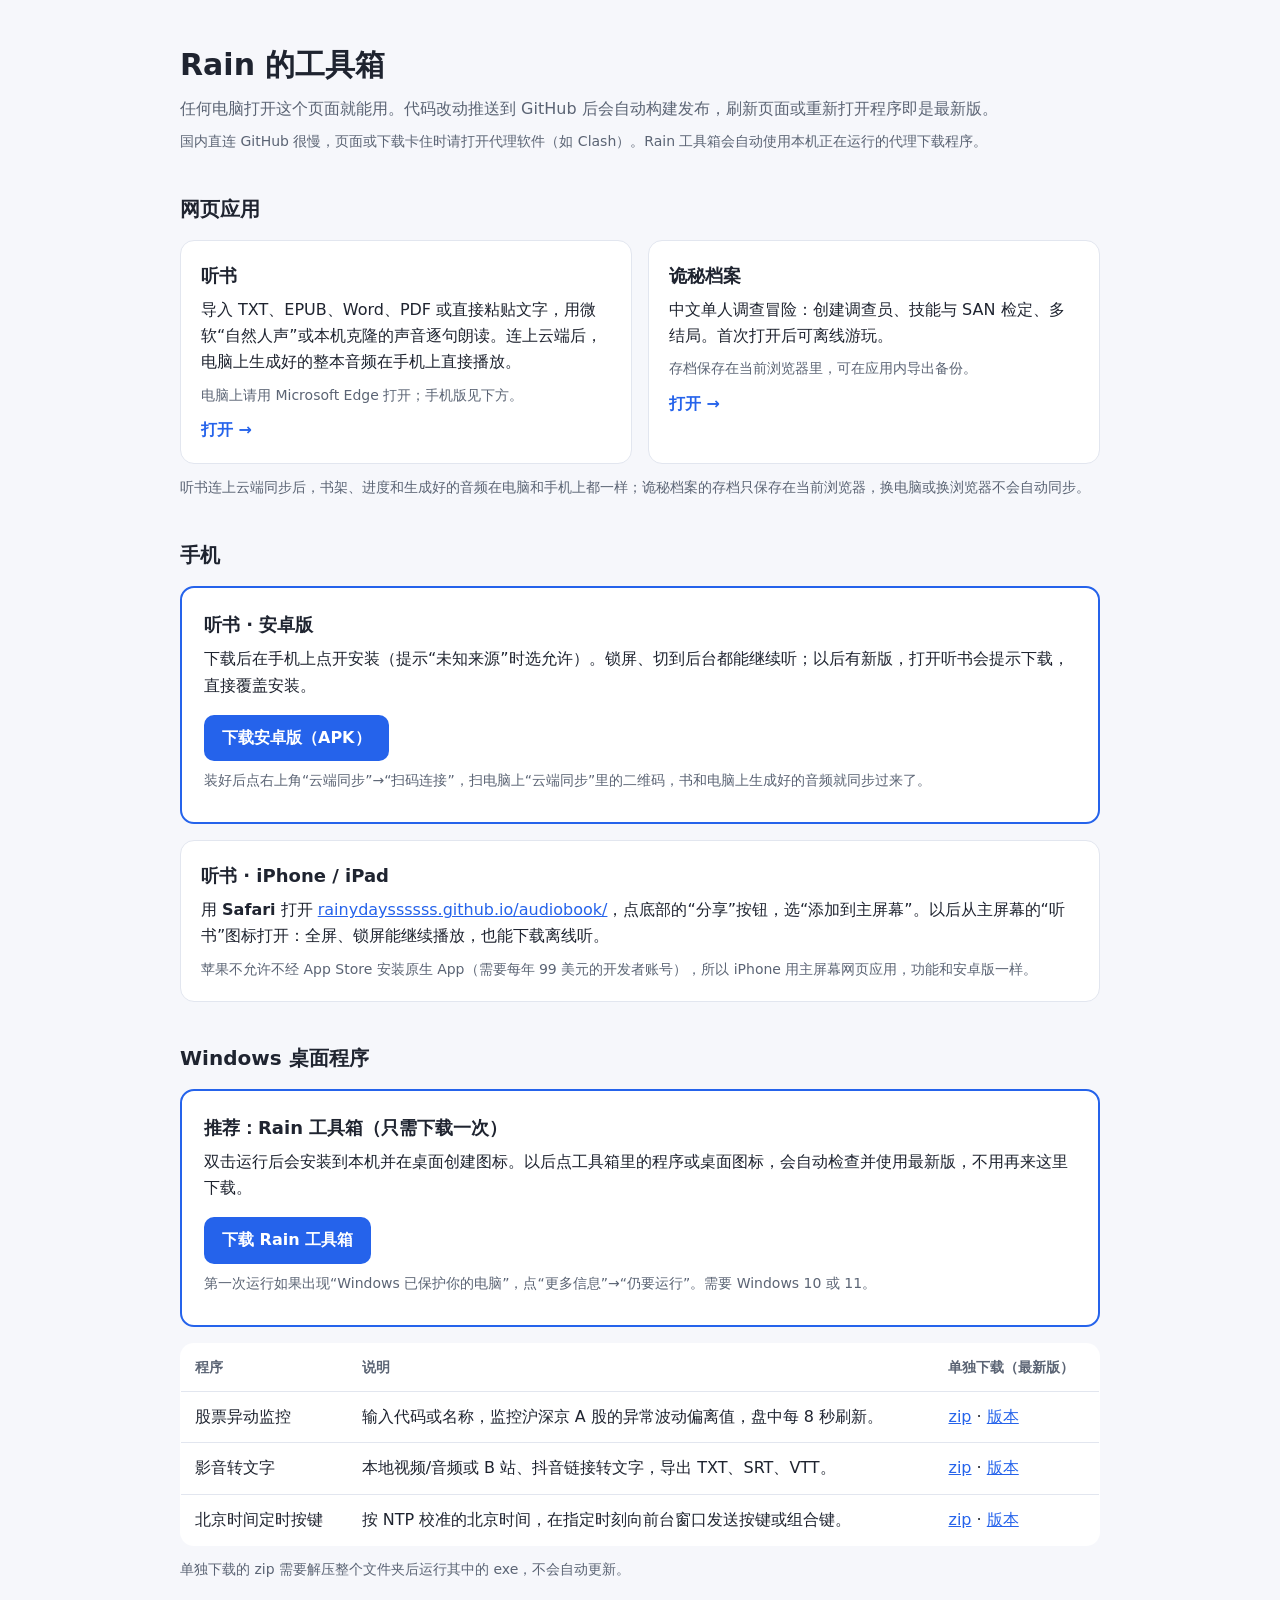
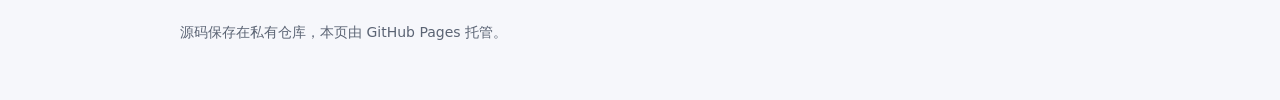
<file: index.html>
<!doctype html>
<html lang="zh-CN">
<head>
  <meta charset="utf-8">
  <meta name="viewport" content="width=device-width, initial-scale=1">
  <meta name="description" content="Rain 的网页应用与 Windows 程序入口">
  <title>Rain 的工具箱</title>
  <link rel="icon" href="data:image/svg+xml,%3Csvg xmlns='http://www.w3.org/2000/svg' viewBox='0 0 64 64'%3E%3Crect width='64' height='64' rx='14' fill='%232563eb'/%3E%3Cpath d='M20 44V20h14a8 8 0 0 1 0 16h-6l10 8' fill='none' stroke='white' stroke-width='6' stroke-linecap='round' stroke-linejoin='round'/%3E%3C/svg%3E">
  <style>
    :root { color-scheme: light dark; --bg: #f6f7fb; --card: #fff; --text: #1f2430; --muted: #5b6474; --line: #e2e6ef; --accent: #2563eb; --accent-text: #fff; }
    @media (prefers-color-scheme: dark) { :root { --bg: #11141a; --card: #1a1f28; --text: #e8ebf2; --muted: #9aa3b5; --line: #2a3140; --accent: #4f8cff; } }
    * { box-sizing: border-box; }
    body { margin: 0; background: var(--bg); color: var(--text); font: 16px/1.65 "Microsoft YaHei UI", "PingFang SC", system-ui, sans-serif; }
    main { max-width: 960px; margin: 0 auto; padding: 40px 20px 56px; }
    h1 { font-size: 30px; margin: 0 0 6px; }
    h2 { font-size: 20px; margin: 40px 0 14px; }
    h3 { font-size: 18px; margin: 0 0 6px; }
    p { margin: 0 0 8px; }
    a { color: var(--accent); }
    .lead, .small, .hint { color: var(--muted); }
    .small { font-size: 14px; }
    .grid { display: grid; grid-template-columns: repeat(auto-fit, minmax(260px, 1fr)); gap: 16px; }
    .card { display: block; background: var(--card); border: 1px solid var(--line); border-radius: 14px; padding: 20px; color: inherit; text-decoration: none; transition: border-color .15s, transform .15s; }
    a.card:hover { border-color: var(--accent); transform: translateY(-2px); }
    .card .go { display: inline-block; margin-top: 10px; color: var(--accent); font-weight: 600; }
    .hint { display: block; font-size: 14px; margin-top: 4px; }
    .callout { background: var(--card); border: 2px solid var(--accent); border-radius: 14px; padding: 22px; margin-bottom: 16px; }
    .button { display: inline-block; background: var(--accent); color: var(--accent-text); padding: 10px 18px; border-radius: 10px; font-weight: 600; text-decoration: none; margin: 8px 0; }
    .apps { width: 100%; border-collapse: collapse; background: var(--card); border: 1px solid var(--line); border-radius: 14px; overflow: hidden; }
    .apps th, .apps td { text-align: left; padding: 12px 14px; border-bottom: 1px solid var(--line); vertical-align: top; }
    .apps tr:last-child td { border-bottom: 0; }
    .apps th { font-size: 14px; color: var(--muted); font-weight: 600; }
    .apps td:last-child { white-space: nowrap; }
    footer { margin-top: 40px; font-size: 14px; color: var(--muted); }
    @media (max-width: 640px) { .apps td:nth-child(2), .apps th:nth-child(2) { display: none; } }
  </style>
</head>
<body>
<main>
  <header>
    <h1>Rain 的工具箱</h1>
    <p class="lead">任何电脑打开这个页面就能用。代码改动推送到 GitHub 后会自动构建发布，刷新页面或重新打开程序即是最新版。</p>
    <p class="small">国内直连 GitHub 很慢，页面或下载卡住时请打开代理软件（如 Clash）。Rain 工具箱会自动使用本机正在运行的代理下载程序。</p>
  </header>

  <section>
    <h2>网页应用</h2>
    <div class="grid">
      <a class="card" href="audiobook/">
        <h3>听书</h3>
        <p>导入 TXT、EPUB、Word、PDF 或直接粘贴文字，用微软“自然人声”或本机克隆的声音逐句朗读。连上云端后，电脑上生成好的整本音频在手机上直接播放。</p>
        <span class="hint">电脑上请用 Microsoft Edge 打开；手机版见下方。</span>
        <span class="go">打开 →</span>
      </a>
      <a class="card" href="mystery/">
        <h3>诡秘档案</h3>
        <p>中文单人调查冒险：创建调查员、技能与 SAN 检定、多结局。首次打开后可离线游玩。</p>
        <span class="hint">存档保存在当前浏览器里，可在应用内导出备份。</span>
        <span class="go">打开 →</span>
      </a>
    </div>
    <p class="small" style="margin-top:12px">听书连上云端同步后，书架、进度和生成好的音频在电脑和手机上都一样；诡秘档案的存档只保存在当前浏览器，换电脑或换浏览器不会自动同步。</p>
  </section>

  <section>
    <h2>手机</h2>
    <div class="callout">
      <h3>听书 · 安卓版</h3>
      <p>下载后在手机上点开安装（提示“未知来源”时选允许）。锁屏、切到后台都能继续听；以后有新版，打开听书会提示下载，直接覆盖安装。</p>
      <a class="button" href="https://github.com/Rainydayssssss/Rainydayssssss.github.io/releases/download/audiobook-android/listen-books.apk">下载安卓版（APK）</a>
      <p class="small">装好后点右上角“云端同步”→“扫码连接”，扫电脑上“云端同步”里的二维码，书和电脑上生成好的音频就同步过来了。</p>
    </div>
    <div class="card">
      <h3>听书 · iPhone / iPad</h3>
      <p>用 <strong>Safari</strong> 打开 <a href="audiobook/">rainydayssssss.github.io/audiobook/</a>，点底部的“分享”按钮，选“添加到主屏幕”。以后从主屏幕的“听书”图标打开：全屏、锁屏能继续播放，也能下载离线听。</p>
      <span class="hint">苹果不允许不经 App Store 安装原生 App（需要每年 99 美元的开发者账号），所以 iPhone 用主屏幕网页应用，功能和安卓版一样。</span>
    </div>
  </section>

  <section>
    <h2>Windows 桌面程序</h2>
    <div class="callout">
      <h3>推荐：Rain 工具箱（只需下载一次）</h3>
      <p>双击运行后会安装到本机并在桌面创建图标。以后点工具箱里的程序或桌面图标，会自动检查并使用最新版，不用再来这里下载。</p>
      <a class="button" href="https://github.com/Rainydayssssss/Rainydayssssss.github.io/releases/download/toolbox/RainToolbox.exe">下载 Rain 工具箱</a>
      <p class="small">第一次运行如果出现“Windows 已保护你的电脑”，点“更多信息”→“仍要运行”。需要 Windows 10 或 11。</p>
    </div>
    <table class="apps">
      <thead><tr><th>程序</th><th>说明</th><th>单独下载（最新版）</th></tr></thead>
      <tbody>
        <tr>
          <td>股票异动监控</td>
          <td>输入代码或名称，监控沪深京 A 股的异常波动偏离值，盘中每 8 秒刷新。</td>
          <td><a href="https://github.com/Rainydayssssss/Rainydayssssss.github.io/releases/download/stock-abnormal-monitor/stock-abnormal-monitor.zip">zip</a> · <a href="https://github.com/Rainydayssssss/Rainydayssssss.github.io/releases/tag/stock-abnormal-monitor">版本</a></td>
        </tr>
        <tr>
          <td>影音转文字</td>
          <td>本地视频/音频或 B 站、抖音链接转文字，导出 TXT、SRT、VTT。</td>
          <td><a href="https://github.com/Rainydayssssss/Rainydayssssss.github.io/releases/download/media-transcriber/media-transcriber.zip">zip</a> · <a href="https://github.com/Rainydayssssss/Rainydayssssss.github.io/releases/tag/media-transcriber">版本</a></td>
        </tr>
        <tr>
          <td>北京时间定时按键</td>
          <td>按 NTP 校准的北京时间，在指定时刻向前台窗口发送按键或组合键。</td>
          <td><a href="https://github.com/Rainydayssssss/Rainydayssssss.github.io/releases/download/beijing-time-hotkey/beijing-time-hotkey.zip">zip</a> · <a href="https://github.com/Rainydayssssss/Rainydayssssss.github.io/releases/tag/beijing-time-hotkey">版本</a></td>
        </tr>
      </tbody>
    </table>
    <p class="small" style="margin-top:12px">单独下载的 zip 需要解压整个文件夹后运行其中的 exe，不会自动更新。</p>
  </section>

  <footer>源码保存在私有仓库，本页由 GitHub Pages 托管。</footer>
</main>
</body>
</html>
</file>
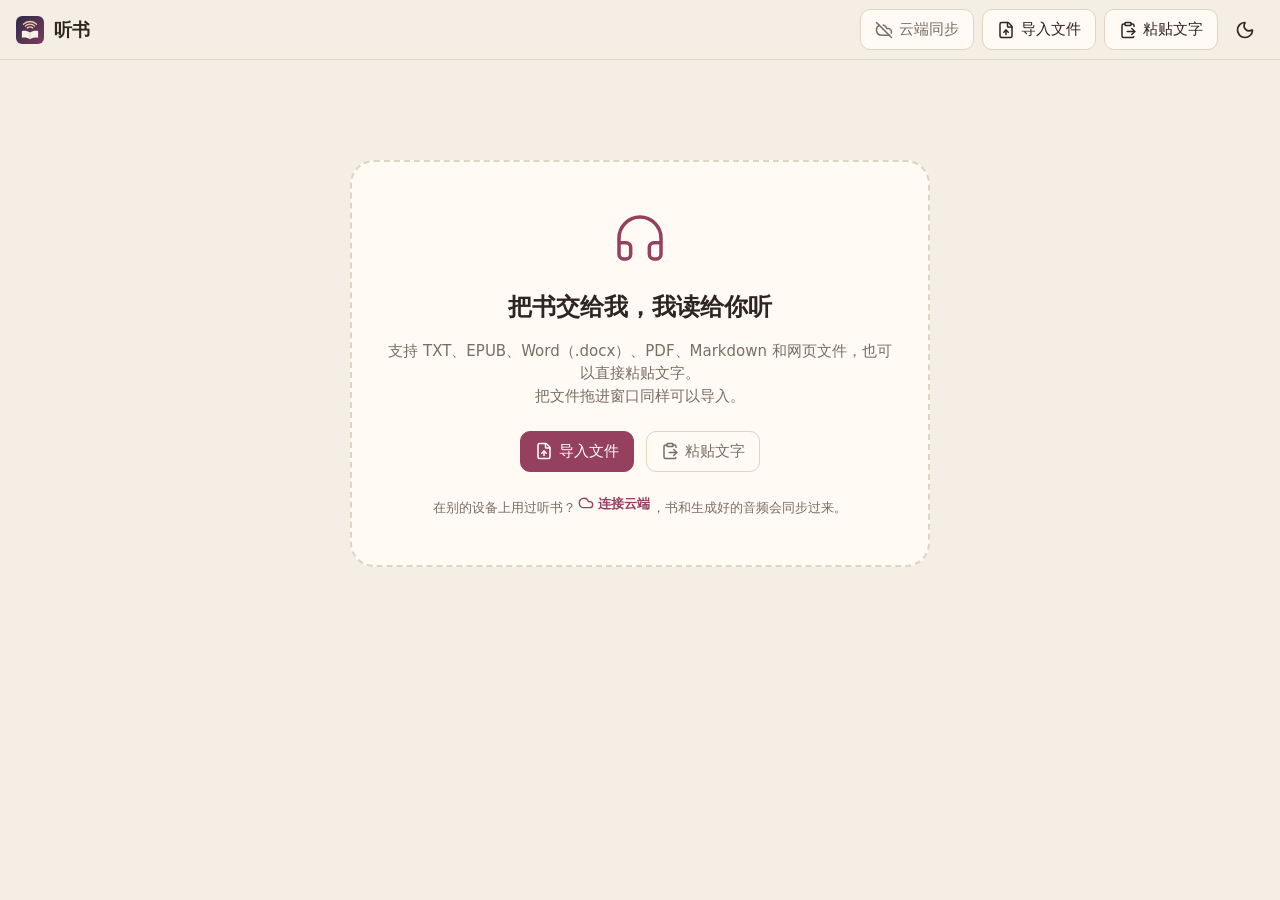
<file: audiobook/index.html>
<!doctype html>
<html lang="zh-CN">
  <head>
    <meta charset="UTF-8" />
    <link rel="icon" type="image/svg+xml" href="/audiobook/icon.svg" />
    <link rel="apple-touch-icon" href="/audiobook/apple-touch-icon.png" />
    <meta name="viewport" content="width=device-width, initial-scale=1.0, viewport-fit=cover" />
    <meta name="description" content="导入书或粘贴文字朗读；电脑上用克隆声音生成的整本音频，手机上直接播放、离线收听。" />
    <meta name="theme-color" content="#7a3d5c" />
    <meta name="mobile-web-app-capable" content="yes" />
    <meta name="apple-mobile-web-app-capable" content="yes" />
    <meta name="apple-mobile-web-app-title" content="听书" />
    <meta name="apple-mobile-web-app-status-bar-style" content="default" />
    <title>听书</title>
    <script type="module" crossorigin src="/audiobook/assets/index-CZfWTiSB.js"></script>
    <link rel="stylesheet" crossorigin href="/audiobook/assets/index-CWS15k52.css">
  <link rel="manifest" href="/audiobook/manifest.webmanifest"></head>
  <body>
    <div id="root"></div>
  </body>
</html>
</file>
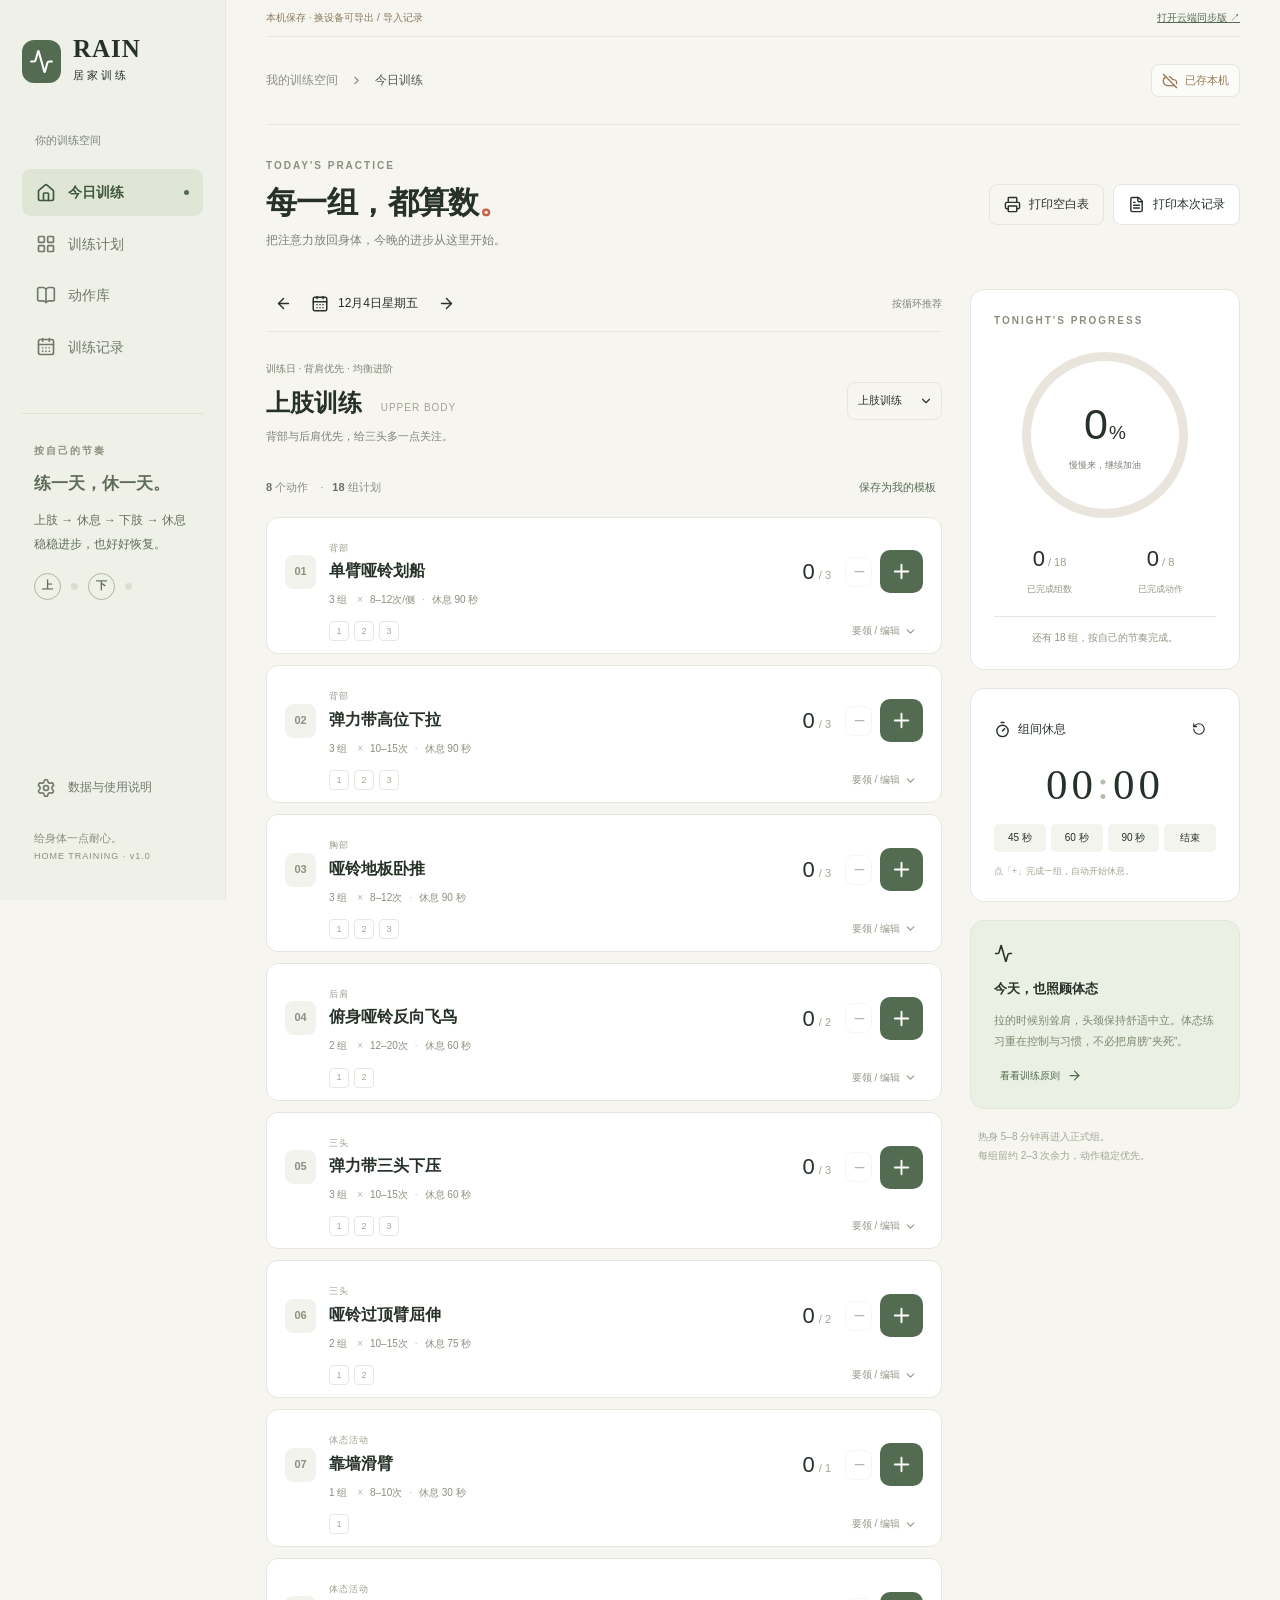
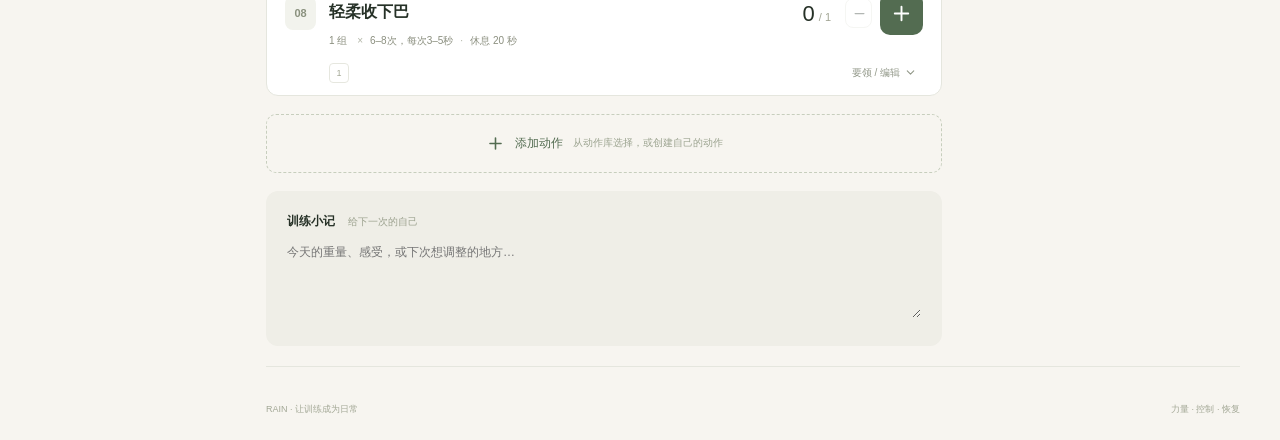
<file: fitness/index.html>
<!doctype html><html lang="zh-CN"><head><meta charset="utf-8"><meta name="viewport" content="width=device-width,initial-scale=1,viewport-fit=cover"><meta name="theme-color" content="#536c51"><meta name="apple-mobile-web-app-capable" content="yes"><title>Rain 居家训练</title><meta name="description" content="居家训练逐组打卡，50项动作与三套上下肢计划，支持自定义与打印。"><link rel="icon" href="/fitness/favicon.svg"><link rel="apple-touch-icon" href="/fitness/apple-touch-icon.png"><link rel="manifest" href="/fitness/manifest.webmanifest">  <script type="module" crossorigin src="/fitness/assets/index-_kLtJeo_.js"></script>
  <link rel="stylesheet" crossorigin href="/fitness/assets/index-BRg7vk7d.css">
</head><body><div id="root"></div></body></html>
</file>
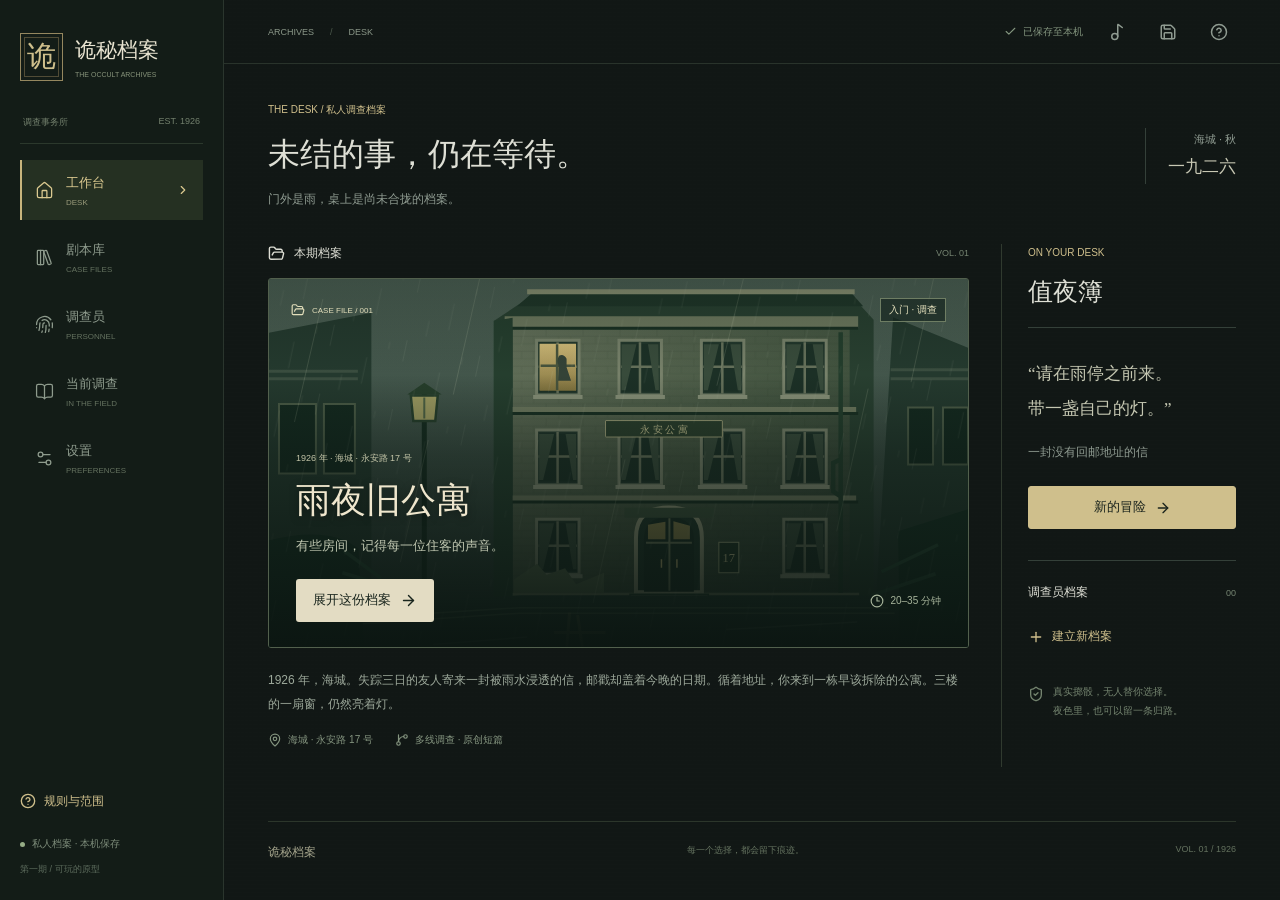
<file: mystery/index.html>
<!doctype html>
<html lang="zh-CN">
  <head>
    <meta charset="UTF-8" />
    <link rel="icon" type="image/svg+xml" href="/mystery/icon.svg" />
    <meta name="viewport" content="width=device-width, initial-scale=1.0, viewport-fit=cover" />
    <meta name="theme-color" content="#19271c" />
    <meta name="description" content="一个人，一盏灯，一份未结的档案。可离线游玩的原创调查冒险。" />
    <title>诡秘档案 · 私人调查事务所</title>
    <script type="module" crossorigin src="/mystery/assets/index-C5EDU8IQ.js"></script>
    <link rel="stylesheet" crossorigin href="/mystery/assets/index-DL4WqhzW.css">
  <link rel="manifest" href="/mystery/manifest.webmanifest"></head>
  <body>
    <div id="root"></div>
  </body>
</html>
</file>
<file: audiobook/assets/index-CWS15k52.css>
:root,[data-theme=light]{color-scheme:light;--bg: #f4eee5;--surface: #fffaf3;--surface-2: #ece3d6;--text: #2c2520;--muted: #7a6e63;--border: #e0d4c3;--accent: #96405f;--accent-strong: #7d3150;--accent-contrast: #fff;--highlight: rgba(150, 64, 95, .12);--highlight-strong: rgba(150, 64, 95, .24);--danger: #b3262f;--shadow: 0 10px 30px rgba(60, 40, 20, .13)}[data-theme=dark]{color-scheme:dark;--bg: #141218;--surface: #1e1b23;--surface-2: #2a2630;--text: #ece5db;--muted: #a39a90;--border: #35303c;--accent: #e590ad;--accent-strong: #f0a9c1;--accent-contrast: #1d1218;--highlight: rgba(229, 144, 173, .14);--highlight-strong: rgba(229, 144, 173, .3);--danger: #ff7a80;--shadow: 0 10px 30px rgba(0, 0, 0, .45)}*{box-sizing:border-box}html,body{margin:0;background:var(--bg);color:var(--text)}body{font-family:Microsoft YaHei UI,Microsoft YaHei,PingFang SC,Noto Sans SC,system-ui,sans-serif;font-size:15px;line-height:1.5;-webkit-font-smoothing:antialiased}button,input,select,textarea{font:inherit;color:inherit}button{display:inline-flex;align-items:center;justify-content:center;gap:6px;padding:8px 14px;border:1px solid var(--border);border-radius:10px;background:var(--surface);cursor:pointer;transition:background-color .15s,border-color .15s,color .15s}button:hover:not(:disabled){border-color:var(--accent);color:var(--accent)}button:disabled{opacity:.45;cursor:not-allowed}button:focus-visible,select:focus-visible,input:focus-visible,textarea:focus-visible{outline:2px solid var(--accent);outline-offset:2px}button.primary{background:var(--accent);border-color:var(--accent);color:var(--accent-contrast)}button.primary:hover:not(:disabled){background:var(--accent-strong);border-color:var(--accent-strong);color:var(--accent-contrast)}button.ghost{background:transparent}.icon-button{padding:8px;border-color:transparent;background:transparent}.icon-button:hover:not(:disabled){background:var(--surface-2);border-color:transparent}.icon-button.danger:hover:not(:disabled){color:var(--danger)}.muted{color:var(--muted)}.small{font-size:13px}.app{min-height:100vh;padding-top:60px}.topbar{position:fixed;inset:0 0 auto;z-index:20;height:60px;display:flex;align-items:center;gap:8px;padding:0 16px;background:color-mix(in srgb,var(--bg) 88%,transparent);-webkit-backdrop-filter:blur(10px);backdrop-filter:blur(10px);border-bottom:1px solid var(--border)}.brand{display:flex;align-items:center;gap:10px;font-size:18px}.spacer{flex:1}.topbar-title{flex:1;min-width:0;display:flex;flex-direction:column;line-height:1.35}.topbar-title strong,.topbar-title span{white-space:nowrap;overflow:hidden;text-overflow:ellipsis}.notice{max-width:900px;margin:16px auto 0;display:flex;gap:10px;align-items:flex-start;padding:12px 16px;border:1px solid color-mix(in srgb,var(--danger) 40%,var(--border));background:color-mix(in srgb,var(--danger) 8%,var(--surface));border-radius:12px}.notice svg{flex:none;margin-top:2px;color:var(--danger)}.notice.info{border-color:color-mix(in srgb,var(--accent) 40%,var(--border));background:color-mix(in srgb,var(--accent) 7%,var(--surface))}.notice.info>svg{color:var(--accent)}.notice .icon-button{flex:none;align-self:center;padding:4px}.notice-action{flex:none;align-self:center;margin-left:auto;padding:7px 16px;border-radius:999px;background:var(--accent);color:var(--accent-contrast);font-weight:600;text-decoration:none;white-space:nowrap}.notice-action:hover{background:var(--accent-strong)}.notice-action+.notice-action{margin-left:8px}button.notice-action{border:1px solid var(--accent);cursor:pointer}button.notice-action.secondary{background:transparent;color:var(--accent)}button.notice-action.secondary:hover:not(:disabled){background:color-mix(in srgb,var(--accent) 12%,transparent);border-color:var(--accent);color:var(--accent)}.library{max-width:1100px;margin:0 auto;padding:28px 20px 60px}.section-title{font-size:22px;margin:4px 0 18px;display:flex;align-items:baseline;gap:10px}.section-title span{font-size:14px;font-weight:400}.shelf-tabs{display:flex;gap:8px;margin:0 0 16px;padding-bottom:2px;overflow-x:auto;scrollbar-width:none}.shelf-tabs::-webkit-scrollbar{display:none}.shelf-tabs button{flex:none;padding:6px 14px;border-radius:999px;font-size:14px;white-space:nowrap}.shelf-tabs button span{color:var(--muted);font-size:12px;font-variant-numeric:tabular-nums}.shelf-tabs button.active{background:var(--accent);border-color:var(--accent);color:var(--accent-contrast)}.shelf-tabs button.active span{color:inherit;opacity:.8}.shelf-tabs .new-list{border-style:dashed;color:var(--muted)}.shelf-head{display:flex;flex-wrap:wrap;align-items:center;justify-content:space-between;gap:8px 16px;margin-bottom:18px}.shelf-head .section-title{margin:0;min-width:0}.list-empty{display:block;margin:0 0 18px;line-height:1.8}.list-empty svg{vertical-align:-2px}.cover{position:relative}.cover[data-order]:after{content:attr(data-order);position:absolute;right:-6px;bottom:-6px;min-width:22px;height:22px;padding:0 5px;border-radius:999px;background:var(--surface);color:var(--accent);border:1px solid var(--border);font:600 12px/20px system-ui,sans-serif;text-align:center}.list-chips{display:flex;flex-wrap:wrap;gap:8px}.chip{display:inline-flex;align-items:center;gap:4px;padding:5px 12px;border-radius:999px;font-size:14px}.chip.on{background:var(--highlight);border-color:color-mix(in srgb,var(--accent) 45%,var(--border));color:var(--accent);font-weight:600}.chip.new{border-style:dashed;color:var(--muted)}.mode-picker{display:grid;grid-template-columns:repeat(3,minmax(0,1fr));gap:6px;padding:4px;border-radius:12px;background:var(--surface-2)}.mode-picker button{justify-content:center;padding:8px 6px;border-color:transparent;background:transparent;font-size:14px;white-space:nowrap}.mode-picker button.active{background:var(--surface);color:var(--accent);font-weight:600;box-shadow:0 1px 4px #0000001a}.queue-list{list-style:none;margin:0;padding:0;display:flex;flex-direction:column;gap:2px}.queue-list button{width:100%;display:flex;align-items:center;justify-content:flex-start;gap:12px;padding:10px 12px;border-color:transparent;background:transparent;text-align:left}.queue-list button[aria-current=true]{background:var(--highlight);color:var(--accent);font-weight:600}.queue-index{flex:none;width:24px;display:inline-grid;place-items:center;color:var(--muted);font-variant-numeric:tabular-nums}.queue-list button[aria-current=true] .queue-index{color:var(--accent)}.queue-title{flex:1;min-width:0;overflow:hidden;text-overflow:ellipsis;white-space:nowrap}.queue-list .small{flex:none}.book-grid{list-style:none;margin:0;padding:0;display:grid;grid-template-columns:repeat(auto-fill,minmax(320px,1fr));gap:14px}.book-card{position:relative;display:flex;background:var(--surface);border:1px solid var(--border);border-radius:16px;overflow:hidden;transition:box-shadow .15s,border-color .15s}.book-card:hover{box-shadow:var(--shadow);border-color:color-mix(in srgb,var(--accent) 35%,var(--border))}.book-main{flex:1;min-width:0;display:flex;align-items:stretch;justify-content:flex-start;gap:14px;padding:14px 44px 14px 14px;border:0;border-radius:0;background:transparent;text-align:left}.book-main:hover:not(:disabled){color:inherit}.cover{flex:none;width:64px;height:88px;display:grid;place-items:center;border-radius:6px 12px 12px 6px;color:#fff;font-size:30px;font-family:STKaiti,KaiTi,serif;background:linear-gradient(150deg,hsl(var(--hue) 45% 48%),hsl(calc(var(--hue) + 40) 50% 30%));box-shadow:inset 5px 0 #ffffff2e,0 3px 8px #0000002e}.book-info{flex:1;min-width:0;display:flex;flex-direction:column;gap:4px}.book-title{font-size:16px;display:-webkit-box;-webkit-line-clamp:2;-webkit-box-orient:vertical;overflow:hidden}.progress{height:4px;margin-top:auto;border-radius:4px;background:var(--surface-2);overflow:hidden}.progress span{display:block;height:100%;background:var(--accent)}.book-card .card-menu{position:absolute;top:6px;right:6px;color:var(--muted)}.book-card .card-menu:hover:not(:disabled){color:var(--accent)}.badges{display:flex;flex-wrap:wrap;gap:6px;margin:2px 0}.badge{display:inline-flex;align-items:center;gap:4px;padding:1px 8px;border-radius:999px;background:var(--surface-2);color:var(--muted);font-size:12px;line-height:20px;white-space:nowrap}.badge.accent{background:var(--highlight);color:var(--accent)}.empty{max-width:580px;margin:8vh auto 0;padding:48px 32px;text-align:center;color:var(--muted);background:var(--surface);border:2px dashed var(--border);border-radius:24px}.empty>svg{color:var(--accent)}.empty h1{margin:16px 0 8px;font-size:24px;color:var(--text)}.empty-actions{display:flex;justify-content:center;gap:12px;margin-top:24px}.cloud-hint{margin:22px 0 0}.link-button{display:inline-flex;gap:4px;padding:0 2px;border:0;background:transparent;color:var(--accent);font-weight:600;vertical-align:baseline}.link-button:hover:not(:disabled){text-decoration:underline}.cloud-button{gap:6px}.cloud-button.ready,.cloud-button.syncing,.cloud-button.connecting{color:var(--accent)}.cloud-button.error{color:var(--danger);border-color:color-mix(in srgb,var(--danger) 45%,var(--border))}.cloud-button.off{color:var(--muted)}.reader{padding:32px 20px 230px}.chapter{max-width:760px;margin:0 auto;font-size:var(--reading-size);line-height:1.95;letter-spacing:.02em}.chapter p{margin:0 0 .7em;text-indent:2em}.chapter h2{margin:.4em 0 1.2em;font-size:1.3em;line-height:1.5;text-align:center;letter-spacing:.06em}.chapter-label{margin-bottom:1.5em;text-align:center;color:var(--muted);font-size:15px;letter-spacing:.1em}.seg{padding:2px 0;border-radius:4px;cursor:pointer;transition:background-color .2s;-webkit-box-decoration-break:clone;box-decoration-break:clone}.seg:hover{background:var(--highlight)}.seg.active{background:var(--highlight-strong)}.drawer-backdrop{position:fixed;inset:0;z-index:40;background:#00000059}.drawer{position:absolute;inset:0 auto 0 0;width:min(380px,88vw);display:flex;flex-direction:column;background:var(--surface);box-shadow:var(--shadow);animation:slide-in .18s ease-out}.drawer header{display:flex;align-items:center;gap:10px;padding:12px 12px 12px 20px;border-bottom:1px solid var(--border)}.drawer header strong{font-size:18px}.drawer header .icon-button{margin-left:auto}.drawer ol{list-style:none;margin:0;padding:8px;overflow-y:auto}.drawer li button{width:100%;justify-content:flex-start;padding:10px 12px;border:0;border-radius:8px;background:transparent;text-align:left}.drawer li button:hover:not(:disabled){background:var(--surface-2);color:inherit}.drawer li button[aria-current=true]{background:var(--highlight);color:var(--accent);font-weight:600}.player{position:fixed;inset:auto 0 0;z-index:20;padding:2px 20px 14px;background:color-mix(in srgb,var(--surface) 94%,transparent);-webkit-backdrop-filter:blur(12px);backdrop-filter:blur(12px);border-top:1px solid var(--border);box-shadow:0 -6px 24px #0000000f}.seek-row,.player-row,.player-error,.player-hint{max-width:1200px;margin:0 auto}.seek{display:block;width:100%;margin:0;height:20px;accent-color:var(--accent);cursor:pointer}.seek-row.timed{display:grid;grid-template-columns:auto minmax(0,1fr) auto;align-items:center;gap:12px}.time{min-width:4.6em;font-size:12px;color:var(--muted);font-variant-numeric:tabular-nums;letter-spacing:.02em}.time:last-child{text-align:right}.time.seeking{color:var(--accent);font-weight:600}.player-row{display:grid;grid-template-columns:minmax(0,1fr) auto minmax(0,1fr);align-items:center;gap:16px}.now{min-width:0;display:flex;flex-direction:column}.now strong{white-space:nowrap;overflow:hidden;text-overflow:ellipsis}.now .muted{font-size:13px;font-variant-numeric:tabular-nums}.controls{display:flex;align-items:center;gap:6px}.play-button{width:56px;height:56px;padding:0;border-radius:50%;border-color:var(--accent);background:var(--accent);color:var(--accent-contrast);box-shadow:0 6px 16px color-mix(in srgb,var(--accent) 35%,transparent)}.play-button:hover:not(:disabled){background:var(--accent-strong);border-color:var(--accent-strong);color:var(--accent-contrast)}.options{display:flex;flex-wrap:wrap;align-items:center;justify-content:flex-end;gap:8px 10px}.field{display:inline-flex;align-items:center;gap:6px;font-size:13px;color:var(--muted)}.field select{max-width:170px;padding:6px 8px;border:1px solid var(--border);border-radius:8px;background:var(--surface);color:var(--text)}.voice-field select{max-width:270px}.options button{padding:6px 10px;font-size:13px}.countdown{color:var(--accent);font-size:13px;font-variant-numeric:tabular-nums}.player-error{display:flex;align-items:center;gap:8px;padding:4px 0 8px;color:var(--danger);font-size:14px}.player-hint{display:flex;align-items:center;gap:6px;padding:4px 0 8px;color:var(--muted);font-size:13px;animation:fade-in .3s ease 1.5s both}.player-hint.shown{animation:none}.options-toggle{display:none}.options-toggle.active{color:var(--accent);background:var(--highlight)}.modal-backdrop{position:fixed;inset:0;z-index:50;display:grid;place-items:center;padding:20px;background:#0006}.modal{width:min(760px,100%);height:min(680px,100%);display:flex;flex-direction:column;gap:12px;padding:18px 20px;background:var(--surface);border-radius:18px;box-shadow:var(--shadow)}.modal header{display:flex;align-items:center;justify-content:space-between}.modal h2{margin:0;font-size:19px}.stack{display:flex;flex-direction:column;gap:6px;font-size:14px}.stack.grow{flex:1;min-height:0}.stack input,.stack textarea{width:100%;padding:10px 12px;border:1px solid var(--border);border-radius:10px;background:var(--bg)}.stack textarea{flex:1;resize:none;line-height:1.7}.modal footer{display:flex;align-items:center;gap:10px}.modal footer .muted{margin-right:auto}.modal.sheet{width:min(620px,100%);height:auto;max-height:min(90vh,900px);padding:0;gap:0;overflow:hidden}.sheet>header{gap:12px;padding:14px 14px 12px 20px;border-bottom:1px solid var(--border)}.sheet>header h2{display:flex;align-items:center;gap:8px}.sheet-heading{flex:1;min-width:0;display:flex;flex-direction:column}.sheet-heading h2{font-size:17px;line-height:1.4;overflow:hidden;text-overflow:ellipsis;display:-webkit-box;-webkit-line-clamp:2;-webkit-box-orient:vertical}.sheet-body{display:flex;flex-direction:column;gap:14px;padding:16px 20px 20px;overflow-y:auto;overscroll-behavior:contain}.sheet-body>p{margin:0}.sheet-section{display:flex;flex-direction:column;gap:10px;padding-top:14px;border-top:1px solid var(--border)}.sheet-body>.sheet-section:first-child{padding-top:0;border-top:0}.sheet-section h3{display:flex;align-items:center;gap:8px;margin:0;font-size:15px}.sheet-section p{margin:0}.sheet-footer{display:flex;align-items:center;justify-content:space-between;gap:10px;padding-top:14px;border-top:1px solid var(--border)}.sheet-footer a{display:inline-flex;align-items:center;gap:4px;text-decoration:none}.cover.small-cover{width:44px;height:60px;font-size:22px}button.wide{width:100%;padding:11px 16px}.row-actions{display:flex;flex-wrap:wrap;align-items:center;gap:8px}.row-actions button{padding:7px 12px;font-size:14px}.row-between{display:flex;align-items:center;justify-content:space-between;gap:12px}.row-between p{display:flex;align-items:center;gap:6px}.danger-text{color:var(--danger)}button.danger-text:hover:not(:disabled){color:var(--danger);border-color:color-mix(in srgb,var(--danger) 45%,var(--border))}.form-error{display:flex;align-items:flex-start;gap:6px;margin:0;color:var(--danger);font-size:14px}.form-error svg{flex:none;margin-top:3px}.warning{margin:0;color:var(--danger)}.stack input{font-family:inherit}.cloud-status{display:flex;align-items:center;gap:12px;padding:12px 14px;border:1px solid var(--border);border-radius:12px;background:var(--bg)}.cloud-status>svg{flex:none;color:var(--accent)}.cloud-status>div{flex:1;min-width:0;display:flex;flex-direction:column}.cloud-status>div span{overflow-wrap:anywhere}.cloud-status.error{border-color:color-mix(in srgb,var(--danger) 45%,var(--border))}.cloud-status.error>svg{color:var(--danger)}.cloud-status button{flex:none;padding:6px 10px;font-size:13px}.qr-box{display:flex;flex-direction:column;align-items:center;gap:8px;text-align:center}.qr{width:220px;height:220px;padding:8px;border-radius:12px;background:#fff;image-rendering:pixelated}.install-list{margin:0;padding-left:20px;display:flex;flex-direction:column;gap:6px}.guide summary{display:flex;align-items:center;gap:8px;font-weight:600;cursor:pointer;list-style:none}.guide summary::-webkit-details-marker{display:none}.guide summary:after{content:"展开";margin-left:auto;color:var(--muted);font-size:13px;font-weight:400}.guide[open] summary:after{content:"收起"}.guide ol{margin:0;padding-left:20px;display:flex;flex-direction:column;gap:8px}code{padding:1px 5px;border-radius:5px;background:var(--surface-2);font-size:.92em;overflow-wrap:anywhere}.scanner{position:relative;display:flex;flex-direction:column;align-items:center;gap:10px}.scanner video{width:100%;max-height:52vh;border-radius:14px;background:#000;object-fit:cover;aspect-ratio:3 / 4}.scanner-frame{position:absolute;top:14%;left:50%;width:min(60%,260px);aspect-ratio:1;transform:translate(-50%);border:3px solid rgba(255,255,255,.85);border-radius:18px;box-shadow:0 0 0 999px #00000040;pointer-events:none}.audio-list{list-style:none;margin:0;padding:0;display:flex;flex-direction:column;gap:12px}.audio-row{display:flex;flex-direction:column;gap:8px;padding:12px;border:1px solid var(--border);border-radius:12px;background:var(--bg)}.audio-title{display:flex;align-items:flex-start;gap:10px}.audio-title>svg{flex:none;margin-top:3px;color:var(--accent)}.audio-title>div{display:flex;flex-direction:column;min-width:0}.transfer{display:flex;flex-wrap:wrap;align-items:center;gap:6px 10px}.transfer>span:first-child{display:inline-flex;align-items:center;gap:6px}.transfer .progress{flex:1 1 160px;margin:0}.transfer button{padding:4px 10px;font-size:13px}.transfer.error>span{color:var(--danger)}.render-panel{display:flex;flex-direction:column;gap:10px;padding:12px;border:1px dashed color-mix(in srgb,var(--accent) 40%,var(--border));border-radius:12px}.render-panel .field select{max-width:260px}.busy,.toast{position:fixed;z-index:60;left:50%;transform:translate(-50%);display:flex;align-items:center;gap:10px;box-shadow:var(--shadow)}.busy{top:76px;padding:10px 18px;border:1px solid var(--border);border-radius:999px;background:var(--surface)}.toast{bottom:24px;max-width:min(640px,92vw);padding:10px 10px 10px 16px;border-radius:12px;background:var(--text);color:var(--bg)}.toast.error{background:var(--danger);color:#fff}.toast .icon-button{color:inherit}.toast .icon-button:hover:not(:disabled){background:#ffffff26;color:inherit}.app:has(.player) .toast{bottom:160px}.drop-overlay{position:fixed;inset:12px;z-index:70;display:grid;place-items:center;border:3px dashed var(--accent);border-radius:24px;background:color-mix(in srgb,var(--bg) 85%,transparent);color:var(--accent);font-size:20px;pointer-events:none}.spin{animation:spin 1s linear infinite}@keyframes spin{to{transform:rotate(360deg)}}@keyframes fade-in{0%{opacity:0}}@keyframes slide-in{0%{transform:translate(-24px);opacity:0}}@media(max-width:980px){.player-row{grid-template-columns:1fr;justify-items:center;gap:8px}.now{align-items:center;max-width:100%;text-align:center}.options{justify-content:center}.reader{padding-bottom:320px}.app:has(.player) .toast{bottom:260px}}@media(max-width:640px){.app{padding-top:calc(56px + env(safe-area-inset-top))}.topbar{height:calc(56px + env(safe-area-inset-top));padding:env(safe-area-inset-top) max(10px,env(safe-area-inset-right)) 0 max(10px,env(safe-area-inset-left));gap:4px}.topbar .label,.hide-narrow{display:none}.topbar>button:not(.icon-button){padding:8px 10px}.brand{font-size:17px}.library{padding:18px 12px 48px}.section-title{font-size:20px;margin-bottom:14px}.book-grid{grid-template-columns:minmax(0,1fr);gap:10px}.book-main{gap:12px;padding:12px 40px 12px 12px}.cover{width:54px;height:76px;font-size:26px}.empty{margin-top:4vh;padding:32px 18px}.empty-actions{flex-wrap:wrap}.notice{margin:12px 12px 0}.reader{padding:22px 16px 210px}.chapter{letter-spacing:.01em}.player{padding:0 10px calc(10px + env(safe-area-inset-bottom))}.seek-row.timed{gap:8px}.time{min-width:0;font-size:11px}.player-row{gap:4px}.now strong{font-size:14px}.controls{gap:2px}.controls .icon-button{padding:9px}.play-button{width:52px;height:52px}.options-toggle{display:inline-flex}.options{display:none;width:100%;padding:4px 0 2px}.options.open{display:flex}.field select,.voice-field select{max-width:64vw}.app:has(.player) .toast{bottom:calc(150px + env(safe-area-inset-bottom))}.modal-backdrop{align-items:end;padding:0}.modal.sheet{width:100%;max-height:92vh;border-radius:18px 18px 0 0;animation:rise .2s ease-out}.sheet-body{padding:14px 16px calc(18px + env(safe-area-inset-bottom))}.modal:not(.sheet){height:100%;border-radius:0}.shelf-head .row-actions button:not(.icon-button){padding:7px 10px}}@media(max-width:380px){.controls .icon-button{padding:7px}.play-button{width:48px;height:48px}}@keyframes rise{0%{transform:translateY(24px);opacity:0}}@media(prefers-reduced-motion:reduce){*,*:before,*:after{animation:none!important;transition:none!important;scroll-behavior:auto!important}}.app:has(.modal-backdrop) .toast{top:calc(14px + env(safe-area-inset-top));bottom:auto}
</file>
<file: fitness/assets/index-BRg7vk7d.css>
:root{--bg:#f7f5f0;--paper:#fff;--ink:#263127;--muted:#7c8278;--line:#e5e6de;--orange:#c76040;--green:#536c51}*{box-sizing:border-box}body{background:var(--bg);color:var(--ink);margin:0;font:14px/1.6 Segoe UI,Microsoft YaHei,sans-serif}button,input,select,textarea{font:inherit}button,a,input,select,textarea{-webkit-tap-highlight-color:transparent}button{cursor:pointer;color:inherit}button:disabled{opacity:.35;cursor:default}button:focus-visible,a:focus-visible,input:focus-visible,textarea:focus-visible,select:focus-visible{outline-offset:3px;outline:3px solid #c7604070}button{background:0 0;border:0}a{color:inherit;text-decoration:none}h1,h2,h3,h4,p{margin:0}svg{flex-shrink:0}input,textarea,select{border:1px solid var(--line);color:var(--ink);background:#fff;border-radius:8px;max-width:100%;padding:9px 10px}textarea{resize:vertical}small{font-size:11px}.sidebar{border-right:1px solid var(--line);background:#eff1e9;flex-direction:column;width:226px;padding:35px 22px;display:flex;position:fixed;inset:0 auto 0 0}.brand{letter-spacing:1px;align-items:center;gap:12px;font:600 25px/1.1 Georgia,serif;display:flex}.brand-mark{background:var(--green);color:#fff;border-radius:12px;place-items:center;width:39px;height:43px;display:grid}.brand-sub{letter-spacing:3px;font:11px/2.3 Microsoft YaHei,sans-serif;display:block}.side-caption{color:var(--muted);margin:44px 13px 15px;font-size:11px}.nav-item{text-align:left;color:#70796c;border-radius:9px;align-items:center;gap:12px;width:100%;margin:5px 0;padding:12px 14px;display:flex}.nav-item.active{color:#3e573d;background:#dfe6d6;font-weight:600}.nav-dot{background:var(--green);border-radius:100%;width:5px;height:5px;margin-left:auto}.side-plan{color:#606e59;border-top:1px solid #dde1d4;margin-top:38px;padding:24px 12px}.side-plan h3{margin:10px 0;font-size:17px}.side-plan p{font-size:12px;line-height:2}.cycle-dots{align-items:center;gap:10px;margin-top:17px;display:flex}.cycle-dots b{border:1px solid #a9b59f;border-radius:50%;place-items:center;width:27px;height:27px;font-size:11px;display:grid}.cycle-dots i{background:#d9ded1;border-radius:50%;width:7px;height:7px}.settings-nav{margin-top:auto;font-size:12px}.side-footer{color:#87907e;padding:15px 12px 0;font-size:11px}.side-footer span{letter-spacing:1px;font-size:9px}.main-content{max-width:1540px;margin-left:226px;padding:0 40px}.topbar{border-bottom:1px solid var(--line);justify-content:space-between;align-items:center;gap:12px;height:88px;display:flex}.breadcrumb{color:#8b8e84;align-items:center;gap:12px;font-size:12px;display:flex}.breadcrumb b{color:#4d5848;font-weight:500}.sync-button{color:var(--green);border:1px solid var(--line);background:#fbfcf8;border-radius:8px;align-items:center;gap:7px;padding:7px 10px;font-size:11px;display:flex}.sync-button.pending{color:#9b7851}.mobile-brand,.mobile-nav{display:none}.eyebrow{letter-spacing:2px;color:#89907d;font-size:10px;font-weight:600}.page-heading{justify-content:space-between;align-items:center;gap:20px;padding:33px 0 26px;display:flex}.page-heading h1{letter-spacing:-.6px;margin:7px 0;font-size:31px;font-weight:600;line-height:1.4}.page-heading p{color:var(--muted);font-size:12px}.orange{color:var(--orange)}.heading-actions,.button-row{flex-wrap:wrap;gap:9px;display:flex}.button{border:1px solid var(--line);background:#fff;border-radius:8px;justify-content:center;align-items:center;gap:8px;padding:10px 14px;font-size:12px;display:inline-flex}.button.primary{background:var(--green);border-color:var(--green);color:#fff}.button.subtle{background:0 0}.text-button,.today-link{color:var(--green);padding:6px;font-size:11px}.icon-button{border-radius:8px;justify-content:center;align-items:center;width:34px;height:34px;display:inline-flex}.icon-button:hover,.button:hover{background:#edf0e7}.button.primary:hover{background:#445b43}.workout-layout{grid-template-columns:minmax(0,1fr) 270px;gap:28px;display:grid}.workout-column,.right-column{min-width:0}.date-strip{border-bottom:1px solid var(--line);align-items:center;gap:5px;padding:10px 0;display:flex}.date-label{align-items:center;gap:9px;padding:6px;font-size:12px;font-weight:500;display:flex;position:relative}.date-label input{opacity:0;cursor:pointer;width:100%;position:absolute;inset:0}.date-right{color:var(--muted);margin-left:auto;font-size:10px}.workout-heading{justify-content:space-between;align-items:center;gap:12px;padding:24px 0 18px;display:flex}.pill{color:#7b846f;font-size:10px}.workout-heading h2{margin:6px 0;font-size:24px}.workout-heading h2 span{color:#a0a391;letter-spacing:1px;margin-left:12px;font-size:10px;font-weight:400}.workout-heading p{color:var(--muted);font-size:11px}.kind-select{align-items:center;display:flex;position:relative}.kind-select select{appearance:none;background:0 0;padding-right:28px;font-size:11px}.kind-select svg{pointer-events:none;position:absolute;right:9px}.workout-toolbar{color:#89907e;justify-content:space-between;align-items:center;padding:9px 0 14px;font-size:11px;display:flex}.workout-toolbar b{color:#66735d;font-weight:600}.workout-toolbar i{padding:0 9px;font-style:normal}.exercise-card{border:1px solid var(--line);background:#fff;border-radius:12px;margin-bottom:11px;transition:border-color .2s;overflow:hidden}.exercise-card.completed{background:#fbfdf8;border-color:#b8c7ac}.exercise-main{align-items:center;gap:13px;padding:17px 18px 12px;display:flex}.exercise-number{color:#8a917e;background:#f2f3ed;border-radius:8px;flex-shrink:0;place-items:center;width:31px;height:34px;font-size:11px;font-weight:600;display:grid}.completed .exercise-number{color:var(--green);background:#e3ecd9}.exercise-title{text-align:left;flex:1;min-width:0;padding:0}.muscle-label{letter-spacing:1px;color:#9a9c8c;font-size:9px}.exercise-title h3{margin:2px 0 4px;font-size:16px;font-weight:600;line-height:1.5}.exercise-meta{color:#8a8e7e;font-size:10px}.exercise-meta i{color:#b4b7a9;padding:0 7px;font-style:normal}.set-controls{flex-shrink:0;align-items:center;gap:8px;display:flex}.set-count{margin-right:6px}.set-count b{font-size:22px;font-weight:500}.set-count em{color:#a1a493;margin-left:4px;font-size:11px;font-style:normal}.plus-button{background:var(--green);color:#fff;border-radius:10px;place-items:center;width:43px;height:43px;display:grid}.plus-button:disabled{opacity:1;color:#6a805b;background:#e3eddc}.minus-button{border:1px solid var(--line);border-radius:8px;place-items:center;width:27px;height:30px;display:grid}.exercise-bottom{justify-content:space-between;align-items:center;gap:15px;margin:0 18px 12px 62px;display:flex}.set-chips{flex-wrap:wrap;gap:5px;display:flex}.set-chips button{color:#a2a694;border:1px solid #e6e7df;border-radius:4px;place-items:center;width:20px;height:20px;padding:0;font-size:9px;display:grid}.set-chips .filled{color:var(--green);background:#e8eee0;border-color:#c5d0b9}.details-toggle{color:#929889;white-space:nowrap;align-items:center;gap:4px;font-size:10px;display:flex}.exercise-details{border-top:1px dashed var(--line);background:#fcfcf9;padding:20px}.cue-content h4{margin-bottom:10px;font-size:12px}.cue-content p{color:#74806c;margin:7px 0;font-size:11px}.cue-content p span{color:#a3ac98;margin-right:10px}.cue-content .caution{color:#9b856e;padding:10px 0;font-size:10px}.tags{flex-wrap:wrap;gap:6px;display:flex}.tags span{background:#eef0e8;border-radius:4px;padding:3px 8px;font-size:9px}.edit-grid{grid-template-columns:repeat(2,minmax(0,1fr));gap:12px;margin:18px 0;display:grid}.edit-grid label{color:#7c8772;font-size:10px}.edit-grid input{width:100%;margin-top:5px;font-size:12px;display:block}.row-actions{gap:16px;font-size:10px;display:flex}.row-actions button{align-items:center;gap:4px;padding:5px;display:flex}.delete{color:#b4775c}.add-exercise{width:100%;color:var(--green);border:1px dashed #c7cebd;border-radius:10px;justify-content:center;align-items:center;gap:10px;margin:18px 0;padding:19px 12px;font-size:12px;display:flex}.add-exercise span{color:#9ba38f;font-size:10px}.note-card{background:#efeee7;border-radius:12px;padding:21px}.note-card h3{font-size:12px}.note-card h3 span{color:#9ba18e;margin-left:10px;font-size:10px;font-weight:400}.note-card textarea{background:0 0;border:0;width:100%;min-height:75px;margin-top:12px;padding:0;font-size:12px}.right-column{padding-top:12px}.progress-card,.timer-card,.focus-card{border:1px solid var(--line);background:#fff;border-radius:14px;margin-bottom:18px;padding:23px}.progress-circle{border-radius:50%;width:166px;height:166px;margin:23px auto;padding:9px}.progress-circle>div{background:#fff;border-radius:50%;flex-direction:column;justify-content:center;align-items:center;height:100%;display:flex}.progress-circle b{letter-spacing:-2px;font-size:43px;font-weight:500;line-height:1.3}.progress-circle b small{letter-spacing:0;margin-left:3px;font-size:19px}.progress-circle span{color:var(--muted);margin-top:5px;font-size:9px}.progress-stats{text-align:center;justify-content:space-around;display:flex}.progress-stats b{font-size:22px;font-weight:500;display:block}.progress-stats b small{color:#9b9f8c;font-size:11px}.progress-stats span{color:#929a84;font-size:9px}.progress-note{color:#8e9682;border-top:1px solid var(--line);text-align:center;margin-top:18px;padding-top:13px;font-size:10px}.card-label{align-items:center;gap:7px;font-size:12px;display:flex}.card-label button{margin-left:auto}.timer-digits{letter-spacing:4px;text-align:center;font:500 43px/1.8 Georgia,serif}.timer-digits span{color:#b7bdac}.timer-options{gap:5px;display:flex}.timer-options button{background:#f2f4ed;border-radius:5px;flex:1;padding:6px 3px;font-size:10px}.timer-card p{color:#a0a691;margin-top:12px;font-size:9px}.focus-card{background:#eaf0e3;border-color:#e0e8d6}.focus-card h3{margin:10px 0;font-size:13px}.focus-card p{color:#7b886f;font-size:11px;line-height:1.9}.focus-card button{color:var(--green);align-items:center;gap:7px;margin-top:15px;font-size:10px;display:flex}.quiet-note{color:#a1a792;padding:0 8px;font-size:10px;line-height:1.9}.page-footer{color:#a3a896;border-top:1px solid var(--line);justify-content:space-between;margin-top:20px;padding:35px 0 24px;font-size:9px;display:flex}.plan-grid{grid-template-columns:repeat(3,minmax(0,1fr));gap:18px;display:grid}.plan-card{border:1px solid var(--line);background:#fff;border-radius:14px;padding:24px}.plan-card.selected{box-shadow:inset 0 3px var(--green);border-color:#9cac8c}.plan-index{color:#a6af99;justify-content:space-between;font:24px Georgia;display:flex}.plan-index span{padding-top:8px;font:10px Microsoft YaHei}.plan-card h2{margin:18px 0 9px;font-size:18px}.plan-card>p{color:#8a9380;min-height:65px;font-size:11px}.plan-summary{background:#f4f5ef;justify-content:space-between;margin:16px 0;padding:12px;font-size:10px;display:flex}.plan-summary b{margin-top:3px;display:block}.plan-preview{font-size:10px}.plan-preview>b{margin-bottom:10px;display:block}.plan-preview>span{color:#88917b;justify-content:space-between;gap:8px;padding:5px 0;display:flex}.plan-preview small{white-space:nowrap;font-size:9px}.plan-card>.button{width:100%;margin-top:14px}.principles{background:#eef0e8;border-radius:14px;grid-template-columns:1fr 1.2fr;gap:30px;margin:28px 0;padding:32px;display:grid}.principles h2{margin:10px 0;font-size:22px}.principles p{color:#8a947f;font-size:12px}.anchor-label{align-items:center;gap:10px;margin-top:17px;font-size:11px;display:flex}.week-preview{grid-template-columns:repeat(4,1fr);gap:8px;display:grid}.week-preview>div{border:1px solid var(--line);text-align:center;background:#fff;border-radius:7px;padding:12px 7px}.week-preview b,.week-preview span{font-size:12px;display:block}.week-preview small,.week-preview span{color:#9aa38c;font-size:9px}.week-preview .train{background:#e0e8d6}.guidance-grid,.settings-grid{grid-template-columns:repeat(2,minmax(0,1fr));gap:18px;display:grid}.guidance-grid article,.settings-card{border:1px solid var(--line);background:#fff;border-radius:12px;padding:25px}.guidance-grid h3{font-size:14px}.guidance-grid p,.settings-card p{color:#8a947f;margin:12px 0;font-size:12px;line-height:1.9}.sources{color:#88927d;margin:30px 0;font-size:11px}.sources h3{font-size:13px}.sources p{margin:8px 0}.sources a{overflow-wrap:anywhere;padding:4px 0;text-decoration:underline;display:block}.library-controls{margin-bottom:24px}.search-field{border:1px solid var(--line);background:#fff;border-radius:9px;align-items:center;gap:10px;max-width:450px;padding:0 14px;display:flex}.search-field input{border:0;width:100%;padding:12px 0;font-size:12px}.category-tabs{gap:7px;margin-top:15px;padding-bottom:5px;display:flex;overflow-x:auto}.category-tabs button{white-space:nowrap;border:1px solid var(--line);border-radius:6px;padding:7px 12px;font-size:11px}.category-tabs .active{background:var(--green);color:#fff;border-color:var(--green)}.library-grid{grid-template-columns:repeat(3,minmax(0,1fr));gap:15px;display:grid}.library-card{border:1px solid var(--line);background:#fff;border-radius:12px;padding:20px}.library-card summary{cursor:pointer;list-style:none}.library-card h3{margin:5px 0;font-size:16px}.library-card p{color:#87917b;font-size:11px}.library-add{color:var(--green);align-items:center;gap:5px;margin-top:15px;font-size:10px;display:flex}.library-detail{border-top:1px solid var(--line);margin-top:15px;padding-top:15px}.library-detail p{margin-bottom:8px}.library-detail small{color:#9a886c;margin:10px 0;font-size:10px;display:block}.custom-form{border:1px dashed #c9d0bd;border-radius:12px;flex-wrap:wrap;align-items:center;gap:12px;margin-top:25px;padding:24px;display:flex}.custom-form h3{font-size:13px}.custom-form p{color:#9aa18e;font-size:10px}.custom-form input{flex:1;min-width:150px;font-size:12px}.history-stats{grid-template-columns:repeat(3,1fr);gap:18px;margin-bottom:27px;display:grid}.history-stats>div{border:1px solid var(--line);background:#fff;border-radius:12px;padding:24px}.history-stats span{color:#8d977f;font-size:11px;display:block}.history-stats b{margin-top:10px;font-size:34px;font-weight:500;display:block}.history-stats small{color:#9ca58f;margin-left:8px;font-size:11px}.history-row{border:1px solid var(--line);text-align:left;background:#fff;border-radius:10px;align-items:center;gap:16px;width:100%;margin-bottom:12px;padding:20px;display:flex}.history-icon{width:43px;height:43px;color:var(--green);background:#e8edde;border-radius:10px;place-items:center;display:grid}.history-row h3{font-size:15px}.history-row p{color:#9ba18f;margin-top:3px;font-size:11px}.history-progress{text-align:right;margin-left:auto}.history-progress b{font-size:19px;font-weight:500}.history-progress small{color:#a0a793;font-size:11px}.history-progress span{color:#8b957e;font-size:10px;display:block}.empty{text-align:center;color:#8c977e;padding:60px 20px}.empty svg{margin:auto}.empty h3{margin:18px 0 7px}.empty p{margin-bottom:18px;font-size:12px}.settings-card>svg{color:var(--green)}.settings-card h2{margin:12px 0;font-size:19px}.conflict-banner{background:#fff0d9;border:1px solid #ebc99a;border-radius:10px;margin-top:20px;padding:20px;font-size:12px}.conflict-banner p{margin:6px 0 12px}.conflict-banner button{border:1px solid #cfb38b;border-radius:5px;margin:3px;padding:8px}.floating-timer{background:var(--ink);color:#fff;z-index:30;border-radius:12px;align-items:center;gap:12px;padding:12px 18px;font-size:12px;display:flex;position:fixed;bottom:24px;left:calc(50% + 65px);box-shadow:0 6px 25px #26312725}.floating-timer span{opacity:.7;font-size:10px}.floating-timer button{color:#fff;padding:4px;display:flex}.toast{color:#fff;z-index:120;background:#263127;border-radius:10px;align-items:center;gap:10px;max-width:90vw;padding:12px 20px;font-size:12px;display:flex;position:fixed;bottom:25px;left:50%;transform:translate(-50%)}.modal-backdrop{z-index:100;background:#1b241d66;justify-content:center;align-items:center;padding:24px;display:flex;position:fixed;inset:0}.modal{background:var(--bg);border-radius:18px;width:680px;max-width:100%;max-height:90vh;padding:28px;overflow:auto;box-shadow:0 20px 60px #0002}.modal-heading{justify-content:space-between;align-items:center;margin-bottom:22px;display:flex}.modal-heading h2{margin-top:4px;font-size:23px}.modal-library{max-height:38vh;overflow:auto}.modal-exercise{border-bottom:1px solid var(--line);justify-content:space-between;align-items:center;gap:15px;padding:13px 6px;display:flex}.modal-exercise h3{font-size:13px}.modal-exercise p{color:#9aa18f;font-size:10px}.modal-exercise>.icon-button{color:var(--green);background:#e6edde;min-width:34px}.modal-done{width:100%;margin-top:22px;display:flex}.loading{min-height:100vh;color:var(--green);flex-direction:column;justify-content:center;align-items:center;gap:20px;display:flex}.print-sheet{display:none}@media (width<=1150px){.main-content{padding:0 25px}.sidebar{width:205px;padding:30px 16px}.main-content{margin-left:205px}.workout-layout{grid-template-columns:minmax(0,1fr) 235px;gap:18px}.progress-card,.timer-card,.focus-card{padding:18px}.plan-grid{grid-template-columns:1fr}.plan-card>p{min-height:0}.plan-preview{display:none}.plan-summary{max-width:300px}.principles{grid-template-columns:1fr}.library-grid{grid-template-columns:repeat(2,minmax(0,1fr))}.heading-actions{gap:6px}.heading-actions .button{padding:8px 10px}.page-heading h1{font-size:28px}}@media (width<=950px){.workout-layout{grid-template-columns:1fr}.right-column{grid-template-columns:1fr 1fr;gap:16px;display:grid}.progress-card,.timer-card,.focus-card{margin:0}.focus-card,.quiet-note{grid-column:1/-1}.progress-circle{width:130px;height:130px;margin:16px auto}.topbar{height:70px}.page-heading{flex-direction:column;align-items:flex-start}.page-heading .heading-actions{align-self:flex-start}.guidance-grid,.settings-grid{grid-template-columns:1fr}}@media (width<=760px){.sidebar{display:none}.main-content{margin:0;padding:0 17px 86px}.topbar{gap:8px;height:68px}.breadcrumb{display:none}.mobile-brand{letter-spacing:1px;align-items:center;gap:7px;font:600 20px Georgia;display:flex}.mobile-brand small{letter-spacing:0;color:#939c86;font:10px Microsoft YaHei}.sync-button{max-width:165px;padding:6px 7px;font-size:9px;line-height:1.5}.page-heading{gap:17px;padding:25px 0 20px}.page-heading h1{font-size:27px}.page-heading p{font-size:11px}.eyebrow{letter-spacing:1.5px;font-size:9px}.heading-actions{width:100%}.heading-actions .button{flex:1;padding:9px 6px;font-size:11px}.date-strip{padding:5px 0 10px}.date-right{display:none}.date-label{font-size:12px}.workout-heading{align-items:flex-start;padding:22px 0 14px}.workout-heading h2{font-size:22px}.workout-heading h2 span{display:none}.workout-heading p{max-width:220px;font-size:10px}.kind-select select{max-width:112px;padding:7px 23px 7px 8px;font-size:10px}.pill{font-size:9px}.workout-toolbar,.workout-toolbar .text-button{font-size:10px}.exercise-main{gap:9px;padding:15px 13px 10px}.exercise-number{border-radius:6px;width:25px;height:29px;font-size:10px}.exercise-title h3{font-size:15px}.exercise-meta{font-size:9px}.exercise-meta i{padding:0 4px}.set-controls{gap:6px}.set-count{margin:0}.set-count b{font-size:20px}.set-count em{font-size:9px}.plus-button{width:42px;height:44px}.minus-button{width:24px;height:29px}.exercise-bottom{margin:0 14px 12px 47px}.details-toggle{font-size:9px}.exercise-details{padding:16px}.edit-grid{gap:10px}.add-exercise{flex-wrap:wrap;padding:17px;font-size:12px}.add-exercise span{font-size:9px}.right-column{gap:12px}.progress-card,.timer-card{padding:16px 12px}.progress-circle{width:115px;height:115px;padding:7px}.progress-circle b{font-size:31px}.progress-circle span{font-size:8px}.progress-stats b{font-size:19px}.progress-stats span,.progress-note{font-size:8px}.timer-digits{letter-spacing:2px;margin:15px 0;font-size:34px}.timer-options{flex-wrap:wrap}.timer-options button{min-width:35px}.timer-card p{font-size:9px}.focus-card{padding:20px}.page-footer{gap:10px;margin-top:24px;font-size:8px}.mobile-nav{border-top:1px solid var(--line);padding:9px 4px calc(8px + env(safe-area-inset-bottom));z-index:40;background:#fff;grid-template-columns:repeat(5,1fr);display:grid;position:fixed;inset:auto 0 0}.mobile-nav button{color:#9da58f;flex-direction:column;align-items:center;gap:5px;padding:3px 0;font-size:9px;display:flex}.mobile-nav .active{color:var(--green);font-weight:600}.floating-timer{white-space:nowrap;gap:8px;padding:10px 14px;bottom:83px;left:50%;transform:translate(-50%)}.toast{white-space:nowrap;font-size:10px;bottom:87px}.library-grid{grid-template-columns:1fr}.library-card{padding:19px}.category-tabs button{padding:6px 10px;font-size:10px}.history-stats{gap:9px}.history-stats>div{padding:15px 12px}.history-stats b{font-size:25px}.history-stats span{font-size:9px}.history-row{gap:10px;padding:15px 12px}.history-row p{font-size:9px}.history-row h3{font-size:13px}.history-icon{width:35px;height:35px}.history-progress b{font-size:17px}.history-progress small{font-size:9px}.principles{padding:22px}.week-preview{gap:6px}.anchor-label{flex-wrap:wrap}.custom-form{padding:18px}.custom-form>div{width:100%}.custom-form input{flex:auto;width:100%}.custom-form>.button{width:100%}.settings-card{padding:22px}.modal-backdrop{padding:10px}.modal{max-height:94vh;padding:20px}.modal .custom-form{margin-top:16px;padding:14px}.conflict-banner{padding:15px;font-size:11px}.conflict-banner button{font-size:10px}.plan-card{padding:22px}}@page{size:A4;margin:13mm}@media print{body{color:#222;background:#fff;font:10pt/1.5 sans-serif}.no-print{display:none!important}.print-sheet{width:100%;display:block}.print-header{border-bottom:2px solid #333;justify-content:space-between;margin-bottom:18px;padding-bottom:15px;display:flex}.print-header b{letter-spacing:2px;font-size:9pt}.print-header h1{margin:8px 0;font-size:23pt}.print-header p{font-size:9pt}.print-header>div:last-child{padding-top:20px;font-size:9pt;line-height:2.2}.print-sheet table{border-collapse:collapse;width:100%;font-size:9pt}.print-sheet th{text-align:left;background:#eee;border-bottom:1px solid #999;padding:9px}.print-sheet td{vertical-align:top;border-bottom:1px solid #ccc;padding:11px 8px}.print-sheet td:first-child{width:31%}.print-sheet td:nth-child(2){width:23%}.print-sheet small{color:#666;margin-top:5px;font-size:7pt;display:block}.print-sheet tr{break-inside:avoid}.print-boxes{flex-wrap:wrap;gap:5px;display:flex}.print-boxes span{border:1px solid #555;justify-content:center;align-items:center;width:16px;height:16px;font-size:10pt;display:inline-flex}.print-note{white-space:pre-wrap;overflow-wrap:anywhere;margin-top:25px;font-size:9pt}.print-note p{margin-top:13px}.print-footer{color:#666;border-top:1px solid #bbb;margin-top:25px;padding-top:12px;font-size:7pt}.app-shell{background:#fff}}.confirm-modal{max-width:480px}.confirm-modal h2{font-size:20px}.confirm-modal>p{color:var(--muted);margin:18px 0 24px;font-size:13px;line-height:1.9}.confirm-modal .button-row{justify-content:flex-end}.local-notice{border-bottom:1px solid var(--line);color:#8a795c;flex-wrap:wrap;justify-content:space-between;align-items:center;gap:10px;padding:10px 0;font-size:10px;display:flex}.local-notice a{color:var(--green);text-decoration:underline}
</file>
<file: mystery/assets/index-DL4WqhzW.css>
:root{font-family:Noto Sans SC,Source Han Sans SC,Microsoft YaHei,sans-serif;color:#dedfd5;background:#111715;font-synthesis:none;text-rendering:optimizeLegibility;-webkit-font-smoothing:antialiased;--bg: #111715;--panel: #19211e;--line: #344039;--muted: #8f9b91;--text: #dedfd5;--accent: #cfbf8c;--green: #9bc4ac;--red: #df9990;--serif: "Noto Serif SC", "Source Han Serif SC", "Songti SC", "SimSun", serif}*{box-sizing:border-box;letter-spacing:0}body{margin:0;min-width:320px}button,input,select,textarea{font:inherit}button,a,input,select,textarea{-webkit-tap-highlight-color:transparent}button{cursor:pointer;color:inherit}button:disabled{cursor:not-allowed;opacity:.4}button,a{touch-action:manipulation}button:focus-visible,a:focus-visible,input:focus-visible,textarea:focus-visible,select:focus-visible{outline:2px solid var(--accent);outline-offset:4px}button{border:0;background:none}svg{flex-shrink:0;vertical-align:middle}img{max-width:100%;display:block}a{color:var(--green)}p{line-height:1.85;overflow-wrap:anywhere}h1,h2,h3,h4,p{margin-top:0}h1,h2{font-family:var(--serif);font-weight:500}h1{font-size:32px;line-height:1.5;margin-bottom:10px}h2{font-size:25px;line-height:1.5}h3{font-size:17px;line-height:1.6}h4{font-size:14px;margin-top:25px;margin-bottom:14px;font-weight:500}small,.small{font-size:12px}strong,b{font-weight:550}::selection{background:#5c6b52;color:#fff}.muted{color:var(--muted)}.eyebrow{color:var(--accent);font-size:10px;display:block;margin-bottom:12px;line-height:1.6}.button{min-height:43px;border-radius:3px;padding:10px 17px;display:inline-flex;align-items:center;justify-content:center;gap:9px;font-size:13px;line-height:1.6;transition:background .18s,border-color .18s}.button.primary{background:var(--accent);color:#1b241d;border:1px solid var(--accent)}.button.primary:hover:not(:disabled),.button.parchment:hover{background:#e0d4ad}.button.secondary{border:1px solid #536054;color:#dbdcd1;background:#1c2620}.button.secondary:hover:not(:disabled){background:#29352c;border-color:#829781}.button.quiet{border:1px solid var(--line);color:var(--muted)}.button.quiet:hover{color:var(--text);background:var(--panel)}.button.parchment{background:#e3dcc3;color:#19251d}.button.risk{border:1px solid #8d5b54;background:#4e302b;color:#f1c7bc}.button.full{width:100%}.button-row{display:flex;gap:10px;flex-wrap:wrap}.icon-button{width:35px;height:35px;display:inline-flex;align-items:center;justify-content:center;border-radius:3px;color:var(--muted);flex-shrink:0}.icon-button:hover:not(:disabled){color:var(--text);background:#2c3830}.text-button,.text-link{color:var(--accent);font-size:12px;padding:9px 0;display:inline-flex;gap:8px;align-items:center;text-align:left;line-height:1.6;text-decoration:none}.text-button:hover,.text-link:hover{color:#f0deb1}.app-shell{min-height:100dvh;background-image:repeating-linear-gradient(0deg,transparent,transparent 3px,#ffffff01 3px,#ffffff01 4px)}.sidebar{width:224px;height:100dvh;position:fixed;inset:0 auto 0 0;z-index:20;background:#131c17;border-right:1px solid #2a352d;padding:33px 20px 24px;display:flex;flex-direction:column}.brand{display:flex;align-items:center;gap:12px;padding:0;text-align:left;margin-bottom:35px}.brand-monogram{width:43px;height:48px;display:grid;place-items:center;font-family:var(--serif);font-size:29px;color:var(--accent);border:1px solid #95875f;outline:1px solid #514c36;outline-offset:-5px;flex-shrink:0}.brand strong{display:block;font-family:var(--serif);font-size:21px;color:#e8e3d0}.brand small{display:block;font-size:7px;margin-top:7px;color:#88947b}.sidebar-divider{font-size:9px;color:#73806d;display:flex;justify-content:space-between;margin-bottom:16px;padding:0 3px 14px;border-bottom:1px solid #2b382c}.sidebar nav{display:flex;flex-direction:column;gap:7px}.sidebar nav button{min-height:60px;width:100%;padding:12px 13px;display:flex;align-items:center;gap:12px;text-align:left;color:#8e9b8d;border-left:2px solid transparent}.sidebar nav button span{flex:1;font-size:13px}.sidebar nav small{display:block;font-size:8px;margin-top:6px;color:#64715f}.sidebar nav button:hover{background:#1b271d;color:#e2dfcd}.sidebar nav button.active{background:#253022;color:#dbc990;border-left-color:#c8b57d}.sidebar nav button.active small{color:#9a9b7b}.sidebar-bottom{margin-top:auto;padding-top:30px}.sidebar-bottom>small{display:block;color:#5d6c5d;font-size:9px;margin-top:12px}.local-status{display:flex;align-items:center;gap:7px;margin-top:17px;font-size:10px;color:#7c8b79}.local-status>span,.state-badge>span{display:inline-block;width:5px;height:5px;background:#96ad86;border-radius:50%}.main-shell{margin-left:224px}.topbar{height:64px;padding:0 44px;border-bottom:1px solid #29332b;display:flex;align-items:center;justify-content:space-between}.topbar-path{display:flex;gap:16px;align-items:center;font-size:9px;color:#8a9788}.topbar-path>span{color:#4e5c4e}.topbar-right{display:flex;align-items:center;gap:16px}.save-indicator{display:flex;align-items:center;gap:6px;color:#84967f;font-size:10px}.save-indicator.error{color:var(--red)}.main-content{max-width:1300px;margin:0 auto;padding:38px 44px 0}.page-header{display:flex;align-items:center;justify-content:space-between;gap:20px;margin-bottom:34px}.page-header p{font-size:12px;color:var(--muted);margin-bottom:0}.desk-date{font-size:11px;text-align:right;color:var(--muted);line-height:2;border-left:1px solid var(--line);padding-left:22px;flex-shrink:0}.desk-date b{font-family:var(--serif);color:#c8c8b4;font-size:17px;font-weight:400}.home-grid{display:grid;grid-template-columns:minmax(0,1fr) 235px;gap:32px}.section-heading{display:flex;align-items:center;justify-content:space-between;gap:12px;margin-bottom:16px}.section-heading h2,.section-heading h3{margin:0;font-family:inherit;font-size:12px;font-weight:500;display:flex;align-items:center;gap:9px}.section-heading>span{font-size:9px;color:#768572}.scenario-cover{min-height:370px;position:relative;overflow:hidden;border:1px solid #52604d;border-radius:3px;background:#25332c;isolation:isolate}.scenario-cover>img{position:absolute;width:100%;height:100%;object-fit:cover;inset:0;z-index:-2}.scenario-cover:after{content:"";position:absolute;inset:0;background:linear-gradient(180deg,#0c191244 0%,transparent 26%,#0b151166 48%,#0b1511f5 100%);z-index:-1}.cover-topline{display:flex;justify-content:space-between;gap:10px;padding:19px 22px;font-size:8px;color:#e2debb}.cover-topline>span:first-child{display:flex;align-items:center;gap:7px}.case-tag{font-size:10px;background:#15251eab;padding:4px 8px;border:1px solid #6e7d63}.cover-caption{position:absolute;inset:auto 27px 25px}.cover-caption .eyebrow{font-size:9px;color:#c4c5a8;margin-bottom:9px}.cover-caption h2{font-size:35px;margin-bottom:7px;color:#efe6cd;text-shadow:0 2px 8px #0006}.cover-caption p{font-family:var(--serif);color:#bfc6b0;font-size:13px;margin-bottom:21px}.cover-actions{display:flex;align-items:center;justify-content:space-between;gap:12px}.cover-actions>span{display:flex;align-items:center;gap:6px;font-size:10px;color:#a6b39a}.scenario-synopsis{padding:20px 0}.scenario-synopsis p{color:#9da99b;font-size:12px;line-height:2;margin-bottom:17px}.metadata-line{display:flex;align-items:center;flex-wrap:wrap;gap:12px 22px;color:#84947f;font-size:10px}.metadata-line>span{display:inline-flex;align-items:center;gap:6px}.desk-aside{border-left:1px solid #303a2f;padding-left:26px;padding-top:1px}.desk-current h2{font-size:25px;padding-bottom:16px;border-bottom:1px solid var(--line);margin-bottom:20px}.desk-current h3{margin-top:10px;margin-bottom:5px;font-family:var(--serif);font-size:20px}.desk-current p{color:var(--muted);font-size:12px}.desk-current .desk-quote{font-family:var(--serif);font-size:17px;line-height:2.1;color:#c4c6b1;margin:28px 0 15px}.desk-current .button.full{margin-top:25px}.desk-personnel{margin-top:31px;padding-top:22px;border-top:1px solid var(--line)}.personnel-link{width:100%;display:flex;align-items:center;gap:11px;text-align:left;padding:10px 0}.personnel-link>span{flex:1}.personnel-link strong{font-size:12px;display:block}.personnel-link small{font-size:10px;display:block;color:var(--muted);margin-top:4px}.desk-footnote{margin-top:28px;display:flex;gap:9px;align-items:flex-start;color:#74846f;font-size:10px}.desk-footnote svg{margin-top:3px}.initial-avatar{width:48px;height:53px;border:1px solid #59684f;background:#30392b;color:#c6c5a7;display:grid;place-items:center;font-size:24px;font-family:var(--serif);flex-shrink:0;border-radius:2px}.initial-avatar.small-avatar{width:33px;height:38px;font-size:18px}.recent-investigations{margin-top:28px;border-top:1px solid var(--line);padding-top:25px}.session-row{width:100%;display:flex;align-items:center;gap:15px;padding:17px 5px;border-bottom:1px solid #29342b;text-align:left}.session-row:hover{background:#1c261e}.session-row>span:nth-child(2){flex:1}.session-row strong{display:block;font-size:13px;margin-bottom:6px}.session-row small{color:var(--muted);font-size:11px}.session-number{color:var(--accent)}.session-date{color:#77876f;font-size:10px}.page-footer{margin-top:54px;min-height:70px;padding:22px 0;border-top:1px solid #2c362b;font-size:9px;color:#64725f;display:flex;justify-content:space-between;gap:14px}.page-footer>span:first-child{font-family:var(--serif);color:#a3a38b;font-size:12px}.mobile-nav{display:none}.library-grid{display:grid;grid-template-columns:repeat(2,minmax(0,1fr));gap:30px}.library-detail{padding:19px 3px}.library-detail p{font-size:12px;color:var(--muted)}.library-entry .scenario-cover{min-height:360px}.library-entry .cover-caption h2{font-size:29px}.library-entry .cover-actions{flex-wrap:wrap}.library-bottom{border-top:1px solid var(--line);display:flex;flex-wrap:wrap;justify-content:space-between;gap:15px;padding-top:18px;margin-top:20px}.completion-mark{font-size:10px;color:var(--green);margin-top:15px;display:inline-flex;gap:5px;align-items:center}.investigator-grid{display:grid;grid-template-columns:repeat(2,minmax(0,1fr));gap:23px}.investigator-card{border:1px solid #3b4735;border-radius:3px;padding:20px 23px;background:#1a231b}.investigator-card-top{display:flex;justify-content:space-between;align-items:center;gap:10px}.investigator-card-top .eyebrow{margin:0;font-size:9px}.investigator-card-person{display:flex;align-items:center;gap:15px;margin:21px 0 18px}.investigator-card-person h2{font-size:24px;margin:0 0 6px}.investigator-card-person p{color:var(--muted);margin:0;font-size:11px}.card-description{color:var(--muted);font-size:12px;min-height:45px}.mini-stats{display:flex;flex-wrap:wrap;gap:10px;margin:17px 0}.mini-stats>span{font-size:10px;color:#8d9a83;padding-right:10px;border-right:1px solid #3b4635}.mini-stats>span:last-child{border:0}.mini-stats b{color:#d8d8c4;margin-left:7px;font-size:13px}.empty-state{text-align:center;padding:80px 20px;color:var(--muted);display:flex;align-items:center;flex-direction:column;gap:13px}.empty-state h2,.empty-state h3{color:#dadbc9;margin:6px 0}.empty-state p{margin:0 0 17px;font-size:13px}.empty-state.compact{padding:30px 15px}.settings-layout{max-width:790px}.settings-section{border-top:1px solid var(--line);padding-top:24px;margin-bottom:38px}.settings-section>h2{font-size:21px;margin-bottom:12px}.setting-row{display:flex;align-items:center;justify-content:space-between;gap:24px;padding:22px 0;border-bottom:1px solid #2b372c}.setting-row h3{margin-bottom:7px;font-size:13px}.setting-row p{color:var(--muted);font-size:11px;margin:0}.setting-row .button{flex-shrink:0}.segmented{display:flex;border:1px solid #4a5844;border-radius:3px;padding:3px;flex-shrink:0}.segmented button{min-width:37px;min-height:30px;font-size:12px;color:var(--muted)}.segmented button.selected{background:#414c34;color:#e6dcac}.toggle{appearance:none;width:38px;height:21px;border-radius:12px;border:1px solid #4d5c45;background:#202b21;position:relative;flex-shrink:0;cursor:pointer}.toggle:after{content:"";position:absolute;width:13px;height:13px;border-radius:50%;left:3px;top:3px;background:#819176;transition:transform .18s}.toggle:checked{background:#6d7853;border-color:#a2a879}.toggle:checked:after{background:#efead5;transform:translate(17px)}.message{border-left:2px solid #8a9872;background:#9caa7d0a;padding:12px 15px;color:#a5b199;font-size:12px;line-height:1.85;margin:17px 0}.message.danger{color:#e1ada1;border-color:#bf7f74;background:#bd7f740c}.error-banner{margin:12px 30px 0;display:flex;align-items:center;gap:14px;background:#3d2924;border:1px solid #8c5b4f;padding:10px 15px}.error-banner p{flex:1;margin:0;font-size:12px;color:#edb9aa;white-space:pre-line}.boot-screen{min-height:100dvh;padding:40px;display:flex;flex-direction:column;align-items:center;justify-content:center;gap:16px}.boot-screen p{display:flex;align-items:center;gap:10px;color:var(--muted);font-size:13px}.spin{animation:spin 1s linear infinite}@keyframes spin{to{transform:rotate(360deg)}}.dialog{border:1px solid #59634b;border-radius:5px;padding:0;color:var(--text);background:#1a221b;width:min(570px,calc(100% - 30px));max-height:calc(100dvh - 50px);box-shadow:0 30px 100px #0007}.dialog::backdrop{background:#070d09d9;-webkit-backdrop-filter:blur(5px);backdrop-filter:blur(5px)}.dialog-wide{width:min(870px,calc(100% - 30px))}.dialog-head{position:sticky;top:0;z-index:3;background:#1a221b;padding:23px 28px 20px;display:flex;justify-content:space-between;align-items:flex-start;gap:14px;border-bottom:1px solid #3a4534}.dialog-head>div{min-width:0}.dialog-head>.icon-button{flex-shrink:0}.dialog-head .eyebrow{font-size:9px;margin-bottom:8px}.dialog-head h2{font-size:25px;margin:0;overflow-wrap:anywhere}.dialog-body{padding:24px 28px 0}.dialog-body>:last-child:not(.dialog-footer){margin-bottom:27px}.dialog-footer{margin-top:25px;border-top:1px solid var(--line);padding:20px 0;display:flex;align-items:center;justify-content:space-between;gap:13px}.dialog-footer>.small{display:flex;align-items:center;gap:6px}label{font-size:12px;color:#b5c0a7}input:not([type=radio]):not([type=checkbox]),select,textarea{background:#121a14;color:#e0e1d0;border:1px solid #4a5841;border-radius:3px;width:100%;min-height:41px;padding:10px 11px;margin-top:8px}input::placeholder,textarea::placeholder{color:#65725f;font-size:12px}input[type=radio],input[type=checkbox]{accent-color:var(--accent);flex-shrink:0}textarea{resize:vertical;line-height:1.8}.field-grid{display:grid;grid-template-columns:2fr 1fr 1fr;gap:15px;margin-bottom:15px}.draft-status{display:flex;justify-content:space-between;align-items:center;gap:12px;margin-bottom:20px;font-size:11px}.premade-section{padding:22px 0;border-top:1px solid var(--line);margin-top:22px}.premade-section .section-heading h3{font-size:16px;margin:0}.premade-grid{display:grid;grid-template-columns:repeat(auto-fit,minmax(min(100%,230px),1fr));gap:12px}.premade-card{min-width:0;padding:17px;border:1px solid var(--line);border-radius:4px;background:#1b251e;cursor:pointer}.premade-card:hover{border-color:#788365}.premade-card.selected{border-color:var(--accent)}.premade-card h4{display:flex;gap:12px;align-items:baseline;flex-wrap:wrap;margin:10px 0;font-family:var(--serif);font-size:21px}.premade-card h4 small{font-family:var(--sans);font-size:11px;color:var(--muted)}.premade-card p{min-height:42px;font-size:11px;line-height:1.9;color:var(--muted);margin:0 0 13px}.premade-card .button-row{gap:8px;margin-top:16px}.premade-card .button{padding:8px 12px;font-size:11px}.premade-card .text-button{font-size:10px}.premade-stats{display:flex;gap:12px;font-size:10px;color:var(--accent)}.draft-status>span{display:flex;align-items:center;gap:6px;color:var(--muted)}.music-active{color:var(--accent)}.music-now{display:flex;align-items:center;gap:15px;padding-bottom:23px;border-bottom:1px solid var(--line);margin-bottom:23px}.music-now>div{flex:1;min-width:0}.music-now h3{font-size:19px;margin:0 0 6px}.music-now span{font-size:11px;color:var(--muted)}.music-select,.volume-control{display:block;margin-bottom:24px}.volume-control>span{display:flex;align-items:center;gap:8px;margin-bottom:12px;font-size:12px}.volume-control input{width:100%;accent-color:var(--accent)}.autosave-summary{display:flex;align-items:center;justify-content:space-between;flex-wrap:wrap;gap:14px;padding:0 0 22px;border-bottom:1px solid var(--line);margin-bottom:24px}.autosave-summary h3,.autosave-summary p{margin:0 0 7px}.autosave-summary p{font-size:12px;color:var(--muted);overflow-wrap:anywhere}.save-slot-grid{display:grid;grid-template-columns:repeat(auto-fit,minmax(min(100%,285px),1fr));gap:12px;padding-bottom:25px}.save-slot{min-width:0;border:1px solid var(--line);border-radius:4px;padding:17px;background:#18201c}.save-slot.occupied{border-color:#596452}.save-slot h4{margin:8px 0;overflow-wrap:anywhere}.save-slot p{margin:6px 0;font-size:12px;overflow-wrap:anywhere}.save-slot>small{display:block;color:var(--muted);font-size:10px;line-height:1.8}.slot-actions{display:flex;align-items:center;flex-wrap:wrap;gap:5px;margin-top:14px}.slot-actions .button{padding:8px 11px;font-size:11px}.slot-confirm{padding:18px 0;border-top:1px solid var(--line);border-bottom:1px solid var(--line);margin-bottom:18px}.slot-confirm h3{margin-top:0}.slot-confirm label{display:block;margin-bottom:14px}.slot-confirm p,.slot-notice{font-size:12px;line-height:1.9}.slot-notice{color:var(--green)}.wizard-steps{list-style:none;padding:0 0 23px;margin:0 0 27px;display:flex;border-bottom:1px solid #35412f}.investigator-editor{width:min(1120px,calc(100% - 30px))}.investigator-editor .dialog-head{position:sticky;top:0;z-index:3;background:#1a221b}.character-mode{margin-bottom:20px;width:max-content;max-width:100%}.sheet-tabs{display:grid;grid-template-columns:repeat(4,minmax(0,1fr));border-bottom:1px solid var(--line)}.sheet-tabs button{padding:14px 7px;color:var(--muted);font-size:12px;border-bottom:2px solid transparent}.sheet-tabs button[aria-selected=true]{color:var(--accent);border-bottom-color:var(--accent);background:#c5b78408}.sheet-budget-bar{display:flex;flex-wrap:wrap;justify-content:flex-end;gap:12px 25px;padding:15px 0;border-bottom:1px solid var(--line);font-size:11px;color:var(--muted)}.sheet-budget-bar b{font-size:16px;color:var(--text);margin:0 4px}.editor-section{padding:24px 0;border-bottom:1px solid var(--line);min-width:0}.editor-section h3{font-family:var(--serif);font-size:21px;margin:0 0 20px}.editor-heading{display:flex;flex-wrap:wrap;gap:12px;justify-content:space-between;align-items:center;margin-bottom:18px}.editor-heading h3{margin:0}.editor-heading .button{padding:9px 12px;font-size:11px}.identity-layout{display:grid;grid-template-columns:minmax(0,1fr) 160px;gap:30px;align-items:start}.identity-fields,.standard-sheet{min-width:0}.equal-fields{grid-template-columns:repeat(3,minmax(0,1fr))}.portrait-editor{min-height:180px;background:#202b25;border:1px solid var(--line);display:flex;flex-direction:column;align-items:center;justify-content:center;gap:18px;padding:15px}.portrait-editor img{width:120px;height:120px;object-fit:cover}.editor-vitals{display:grid;grid-template-columns:repeat(auto-fit,minmax(70px,1fr));gap:8px;margin-top:24px}.editor-vitals>div{border-top:2px solid #66715b;padding:12px 8px;background:#25302870;display:flex;justify-content:space-between;flex-wrap:wrap;align-items:baseline;gap:10px}.editor-vitals small{font-size:10px;color:var(--muted)}.editor-vitals strong{font-family:var(--serif);font-size:22px}.attribute-table-scroll,.skill-table-scroll{max-width:100%;overflow-x:auto;overscroll-behavior-x:contain}.editor-attributes{min-width:470px;table-layout:fixed}.editor-attributes th:first-child{width:24%}.editor-attributes input,.editor-skills input[type=number]{min-height:34px;margin:0;padding:6px;font-size:12px}.editor-attributes th small{display:inline;color:var(--muted);font-size:10px}.editor-attributes td strong,.editor-skills td strong{color:var(--accent);font-size:15px}.education-row{display:flex;flex-wrap:wrap;gap:14px;justify-content:space-between;align-items:center;padding-top:20px;font-size:12px}.education-row p{color:var(--muted);font-size:11px;line-height:1.9;max-width:620px}.occupation-form{display:grid;grid-template-columns:repeat(3,minmax(0,1fr));gap:18px}.skill-filter{display:flex;justify-content:space-between;align-items:center;gap:16px;flex-wrap:wrap;margin:0 0 18px}.skill-filter>label{display:flex;align-items:center;gap:8px}.skill-search{flex:1;min-width:min(100%,190px)}.skill-search input{margin:0!important}.editor-skills{min-width:690px;table-layout:fixed}.editor-skills th:first-child{width:23%}.editor-skills th:nth-child(2),.editor-skills th:nth-child(3){width:7%}.editor-skills th:nth-child(4),.editor-skills th:nth-child(5){width:15%}.editor-skills tr.occupational{background:#91a77d08}.editor-skills input:disabled{opacity:.3}.background-fields>label{display:block;margin-bottom:20px}.standard-summary{display:flex;flex-wrap:wrap;gap:12px;justify-content:space-between;padding-top:20px;font-size:11px;color:var(--muted)}@media(max-width:700px){.investigator-editor .dialog-body{padding:16px 16px 0}.sheet-tabs button{font-size:11px;padding:13px 3px}.sheet-budget-bar{justify-content:flex-start;gap:10px}.sheet-budget-bar b{font-size:14px;margin:0 2px}.identity-layout{grid-template-columns:minmax(0,1fr);gap:20px}.portrait-editor{min-height:90px;flex-direction:row;justify-content:flex-start}.portrait-editor img{width:72px;height:72px}.occupation-form{grid-template-columns:repeat(2,minmax(0,1fr));gap:15px 10px}.editor-attributes td,.editor-attributes th{padding:9px 5px}.topbar-path{display:none}.topbar-right{width:100%;justify-content:flex-end}.save-indicator{margin-right:auto}}.wizard-steps li{display:flex;align-items:center;flex:1;gap:8px;font-size:11px;color:#697a61}.wizard-steps li>span{width:25px;height:25px;display:grid;place-items:center;border:1px solid #43523a;font-size:9px}.wizard-steps li.current{color:var(--accent)}.wizard-steps li.current>span{background:#c5b784;color:#263021;border-color:#c5b784}.wizard-steps li.done{color:var(--green)}.wizard-layout{display:grid;grid-template-columns:minmax(0,1fr) 176px;gap:28px}.wizard-fields h3{display:flex;align-items:center;gap:9px;font-family:var(--serif);font-size:20px}.wizard-fields section>p{font-size:11px;line-height:1.9}.wizard-fields section>label{display:block;margin-bottom:15px}.occupation-options{display:grid;gap:9px}.occupation-options label{display:grid;grid-template-columns:17px 1fr;gap:5px 10px;padding:12px;border:1px solid #3a4832;cursor:pointer}.occupation-options label.selected,.mode-options label.selected,.card-choice-list label.selected{border-color:#a39b6d;background:#6f744815}.occupation-options input{grid-row:span 2;margin-top:3px}.occupation-options span{font-size:10px;color:var(--muted);line-height:1.8}.wizard-summary{border-left:1px solid #3a4432;padding-left:22px}.wizard-summary h3{margin:13px 0 3px;font-family:var(--serif);font-size:21px;overflow-wrap:anywhere}.wizard-summary>p{font-size:10px;color:var(--muted)}.portrait-mark{height:108px;width:90px;background:repeating-linear-gradient(45deg,#ffffff02 0 1px,transparent 1px 5px),#303729;border:1px solid #6e7353;color:#a3aa8a;display:grid;place-items:center}.derived-list{font-size:11px}.derived-list>div{display:flex;justify-content:space-between;border-bottom:1px solid #303c2c;padding:8px 0}.derived-list dt{color:var(--muted)}.derived-list dd{margin:0;color:#d3d4b8}.wizard-summary>.small{font-size:9px;line-height:1.9}.attribute-grid{display:grid;grid-template-columns:repeat(2,minmax(0,1fr));gap:11px}.attribute-control{display:grid;grid-template-columns:1fr 70px;gap:7px;align-items:center;border-bottom:1px solid var(--line);padding-bottom:9px}.attribute-control span small{display:block;font-size:9px;color:var(--muted);margin-top:5px}.attribute-control select{margin:0;padding:6px}.attribute-control>small{grid-column:span 2;color:#7a8d70;font-size:9px}.luck-row{margin-top:20px;display:flex;align-items:center;gap:18px;border-top:1px solid var(--line);padding-top:16px}.luck-row>div{flex:1}.luck-row strong,.luck-row span{display:block;font-size:12px}.luck-row span{font-size:10px;color:var(--muted);margin-top:7px}.luck-row>b{font-family:var(--serif);font-size:27px;color:var(--accent)}.skill-allocation{display:grid;grid-template-columns:1fr 1fr;gap:8px 15px}.skill-allocation label{display:flex;align-items:center;gap:8px;justify-content:space-between;font-size:11px}.skill-allocation select{width:65px;margin:0;padding:7px}.interest-grid{display:grid;grid-template-columns:1fr 1fr;gap:10px}.interest-grid label{display:flex;align-items:center;gap:7px;font-size:10px}.interest-grid small{margin-left:auto;color:var(--muted);font-size:10px}.card-choice-list{display:grid;gap:10px}.card-choice-list label{border:1px solid #45523c;display:flex;align-items:center;gap:13px;padding:13px;cursor:pointer}.card-choice-list strong{font-size:15px;display:block}.card-choice-list small{display:block;color:var(--muted);margin-top:7px;font-size:11px}.mode-options{display:grid;gap:10px}.mode-options label{border:1px solid #46523a;padding:14px 13px;display:flex;align-items:center;gap:12px;cursor:pointer}.mode-options label>div{flex:1}.mode-options strong{display:block;margin-bottom:7px}.mode-options span{color:var(--muted);font-size:10px;line-height:1.8}.rules-copy h3{font-family:var(--serif);color:var(--accent);font-size:19px;margin:23px 0 10px}.rules-copy p{font-size:12px;color:#b2bea7;line-height:2}.author-warning{display:flex;align-items:center;gap:8px;padding:10px 0;color:var(--accent)}.preview-table{width:100%;overflow:auto;margin-top:15px}table{width:100%;border-collapse:collapse;font-size:11px}th,td{text-align:left;border-bottom:1px solid var(--line);padding:12px 8px}td small{display:block;color:var(--muted);font-size:9px;margin-top:5px}.game-header{margin-bottom:20px}.game-header h1{font-size:27px;margin:0}.mode-label{border-bottom:1px solid #626b4d;padding-bottom:8px;font-size:11px;color:var(--accent);display:flex;align-items:center;gap:7px}.game-toolbar{display:flex;align-items:center;gap:7px;border-top:1px solid var(--line);border-bottom:1px solid var(--line);padding:8px 0;margin-bottom:24px}.game-toolbar button{display:flex;align-items:center;gap:8px;color:#a6b49c;padding:10px 14px;font-size:11px;border-radius:3px}.game-toolbar button:hover{color:var(--accent);background:#263021}.game-toolbar small{font-size:9px;color:var(--accent)}.game-layout{display:grid;grid-template-columns:minmax(0,1fr) 220px;gap:33px;align-items:start}.story-column{min-width:0}.scene-image{height:242px;position:relative;overflow:hidden;border:1px solid #4b5941;border-radius:2px}.scene-image img{width:100%;height:100%;object-fit:cover}.scene-image.scene-illustrated{height:auto;aspect-ratio:2 / 1}.scene-image.scene-illustrated img{object-fit:contain}.scene-image-open{display:block;position:relative;width:100%;height:100%;padding:0}.image-zoom{position:absolute;top:12px;right:12px;padding:6px;box-sizing:content-box;color:#d2d7bc;background:#10201bd9;border:1px solid #819173;border-radius:3px;pointer-events:none}.scene-image:after{content:"";position:absolute;inset:55% 0 0;background:linear-gradient(transparent,#111a12b3)}.scene-image:after,.scene-image-caption{pointer-events:none}.scene-image-caption{position:absolute;left:17px;bottom:15px;font-size:10px;color:#d3d9bd;z-index:1}.scene-evidence{margin:26px 0;padding:22px 0;border-top:1px solid var(--line);border-bottom:1px solid var(--line);display:grid;justify-items:center;gap:12px}.scene-evidence button{position:relative;display:block;width:min(100%,360px);aspect-ratio:2 / 3;padding:0;background:#0b1713}.scene-evidence img{display:block;width:100%;height:100%;object-fit:contain}.scene-evidence figcaption{font-size:12px;color:#b3bea0;text-align:center;line-height:1.8;overflow-wrap:anywhere}.illustration-preview{display:block;width:100%;max-height:72dvh;object-fit:contain;background:#0b1713}.scene-heading{margin-top:28px}.scene-heading .eyebrow{margin-bottom:7px;font-size:9px}.scene-heading h2{font-size:29px;color:#e6dfc7;margin-bottom:17px}.fine-rule{height:1px;width:60px;background:#7d7c53;margin-bottom:22px}.narrative{font-family:var(--serif);font-size:18px;color:#cdd1bd;line-height:2.05}.narrative p{line-height:inherit;margin-bottom:20px}.font-small .narrative{font-size:16px}.font-large .narrative{font-size:21px}.recent-events{border-left:1px solid #667250;padding-left:16px;margin:23px 0 32px}.recent-events p{display:flex;align-items:flex-start;gap:8px;color:#a5b397;font-size:12px;line-height:1.9;margin-bottom:9px}.recent-events p>span{margin-top:3px;color:#81976f}.recent-events p.state{color:#c8bf8f}.recent-events p.check{color:#8baf9a;font-size:11px}.section-label{color:var(--accent);display:flex;align-items:center;gap:9px;font-size:11px;font-family:inherit;font-weight:400;margin:25px 0 13px}.exploration-list,.progression-list{display:grid;gap:9px}.action-button{width:100%;min-height:63px;border:1px solid #3f4d36;border-radius:3px;display:flex;align-items:center;text-align:left;padding:13px 16px;gap:13px;background:#1a241b;transition:background .18s,border-color .18s}.action-button:hover{border-color:#8b976c;background:#293323}.action-copy{flex:1;min-width:0}.action-copy strong{font-size:13px;font-weight:400;line-height:1.8;display:block;overflow-wrap:anywhere}.action-copy small{font-size:10px;color:#8a9e7d;display:block;margin-top:5px}.action-icon{color:#95a979}.action-button>svg:last-child{color:#6f8061}.action-button.decision{border-color:#77744c;background:#88804b0b}.action-button.decision .action-icon{color:var(--accent)}.action-button.decision:hover{background:#6a613323}.game-aside{border-left:1px solid var(--line);padding-left:24px;position:sticky;top:25px}.personnel-mini .eyebrow{font-size:9px}.personnel-name{display:flex;align-items:center;gap:12px;margin:18px 0 25px}.personnel-name h3{font-family:var(--serif);font-size:19px;margin:0;overflow-wrap:anywhere}.personnel-name p{font-size:10px;color:var(--muted);margin:5px 0 0}.stat-meter{margin:21px 0}.stat-meter>div{display:flex;align-items:center;justify-content:space-between;gap:8px;font-size:10px;margin-bottom:9px}.stat-meter span{display:flex;align-items:center;gap:7px;color:#b2bda2}.stat-meter strong{font-size:15px;color:#d0d2b3}.stat-meter small{font-size:10px;color:#7a8c6b}progress{appearance:none;border:0;height:3px;width:100%;display:block;color:#b6ad75;background:#34422d}progress::-webkit-progress-bar{background:#34422d}progress::-webkit-progress-value{background:#c8ad79}progress::-moz-progress-bar{background:#c8ad79}.san progress::-webkit-progress-value{background:#91b6a1}.san progress::-moz-progress-bar{background:#91b6a1}.state-badge{margin-top:20px;color:#91ad7d;font-size:10px;display:flex;align-items:center;gap:7px}.personnel-mini>.text-button{border-top:1px solid var(--line);width:100%;justify-content:space-between;margin-top:6px;padding-top:15px}.aside-notes{margin-top:31px;padding-top:23px;border-top:1px solid var(--line)}.aside-notes h3{font-family:var(--serif);font-size:17px;display:flex;justify-content:space-between}.aside-notes h3>span{font-size:12px;color:var(--accent)}.aside-notes button{display:flex;gap:8px;align-items:flex-start;text-align:left;color:#9baa8a;font-size:11px;padding:10px 0;width:100%;line-height:1.7}.aside-notes button svg{margin-top:2px}.case-progress{border-top:1px solid var(--line);padding-top:23px;margin-top:22px;font-size:11px;color:var(--muted)}.case-progress>strong{display:block;font-size:23px;font-family:var(--serif);margin:13px 0;color:var(--accent)}.case-progress strong small{font-size:13px;color:#7f8b71}.case-progress .small{display:flex;align-items:center;gap:6px;margin-top:13px;font-size:9px;flex-wrap:wrap}.roll-panel{border:1px solid #7b8055;border-radius:3px;padding:20px 23px;background:#1e291e;margin-top:28px}.roll-panel .section-label{margin:0 0 12px}.roll-panel>h3{font-size:19px;font-family:var(--serif);margin-bottom:8px}.roll-panel>p{font-size:11px}.roll-target{display:flex;flex-wrap:wrap;gap:8px 16px;font-size:10px;color:#a4b198;padding:12px 0;border-top:1px solid #3b4a31;border-bottom:1px solid #3b4a31}.roll-target b{color:var(--accent);margin-left:6px}.roll-prompt{display:flex;align-items:center;gap:18px;padding-top:25px;color:var(--accent);flex-wrap:wrap}.roll-prompt>.text-button{margin-left:auto;color:var(--muted)}.dice-result{display:flex;align-items:center;gap:23px;padding:24px 0 13px}.dice-number{min-width:81px;width:81px;height:81px;display:grid;place-items:center;border:1px solid currentColor;border-radius:6px;font-family:Georgia,var(--serif);font-size:42px;font-variant-numeric:tabular-nums;background:#101a1466}.passed{color:#b6c993}.failed{color:#da9c8c}.dice-result>div{display:flex;flex-direction:column;gap:10px}.dice-result strong{font-family:var(--serif);font-size:24px}.dice-result div span{font-size:11px;color:#9cac8b}.dice-details{font-size:10px!important;color:#8e9f7f;margin-bottom:20px}.is-rolling .dice-number svg{animation:dice-tumble .15s linear infinite}@keyframes dice-tumble{50%{transform:rotate(25deg) translateY(-3px)}}.push-confirm,.rewind-confirm{padding:17px;border:1px solid #8f7655;background:#8f765511;margin-top:18px}.push-confirm p,.rewind-confirm p{font-size:12px}.risk-text{color:var(--red)}.ending-summary{margin-top:34px;padding:27px 0;border-top:1px solid #756c45}.ending-seal{display:inline-flex;align-items:center;gap:8px;padding:8px 0;border-bottom:1px solid #857447;color:var(--accent);font-family:var(--serif);font-size:17px}.ending-seal.success{color:#a8c59a;border-color:#839e70}.ending-seal.death{color:#c18579;border-color:#9d695b}.ending-summary h3{font-size:16px;font-family:var(--serif);margin-top:22px}.ending-stats{display:flex;gap:25px;color:var(--muted);font-size:11px;margin:20px 0 28px}.ending-stats b{margin-left:7px;font-size:17px;color:var(--accent)}.sheet-title{display:flex;align-items:baseline;gap:18px;margin-bottom:20px;flex-wrap:wrap}.sheet-title h3{font-family:var(--serif);font-size:25px;margin:0}.sheet-title span{font-size:12px;color:var(--muted)}.sheet-portrait{width:64px;height:64px;object-fit:cover;border:1px solid var(--line)}.sheet-attributes{display:grid;grid-template-columns:repeat(4,1fr);gap:10px}.sheet-attributes>div{border:1px solid #45543a;padding:11px;display:flex;align-items:center;flex-direction:column;gap:8px}.sheet-attributes small{color:var(--muted);font-size:10px}.sheet-attributes strong{font-size:25px;font-family:var(--serif);color:var(--accent)}.sheet-attributes span{font-size:10px;color:var(--muted)}.sheet-skills{display:grid;grid-template-columns:1fr 1fr;column-gap:23px}.sheet-skills>div{display:flex;gap:10px;align-items:center;font-size:11px;padding:10px 0;border-bottom:1px solid #32402c}.sheet-skills>div>span{flex:1}.sheet-skills b{color:var(--accent)}.sheet-skills small{width:43px;text-align:right;font-size:10px;color:var(--muted)}.sheet-background p,.character-sheet>p{font-size:12px;color:#aab79c;white-space:pre-line}.dossier-list article{display:flex;gap:17px;padding:20px 0;border-bottom:1px solid #3a4733;align-items:flex-start}.dossier-list article>svg{color:var(--accent);margin-top:4px}.dossier-list h3{font-size:19px;font-family:var(--serif);margin-bottom:10px}.dossier-list p{font-size:13px;color:#aebba1;margin:0;line-height:2}.note-index{font-family:Georgia,serif;color:var(--accent);padding-top:6px;font-size:14px}.journey-list{padding-left:20px;font-size:11px;color:#a4b298}.journey-list li{margin-bottom:14px;padding-left:5px;line-height:1.9}.roll-history article{display:flex;gap:17px;border-bottom:1px solid var(--line);padding:18px 0}.roll-history-number{width:48px;height:48px;display:grid;place-items:center;border:1px solid currentColor;border-radius:3px;font-family:Georgia,serif;font-size:24px;flex-shrink:0}.roll-history h3{font-size:13px;margin-bottom:6px}.roll-history p{font-size:11px;color:#afba9e;margin-bottom:6px}.timeline-list{list-style:none;padding:0}.timeline-list li{display:flex;align-items:center;gap:17px;padding:15px 0;border-bottom:1px solid #33402d}.timeline-dot{width:28px;height:28px;border:1px solid #586545;font-size:9px;display:grid;place-items:center;color:#9caa87;flex-shrink:0}.timeline-list .active .timeline-dot{color:#1b2619;background:var(--accent);border-color:var(--accent)}.timeline-list li>div{flex:1;min-width:0}.timeline-list strong{display:block;font-size:12px;line-height:1.8;overflow-wrap:anywhere;margin:4px 0}.timeline-list small,.timeline-list li div>span{font-size:9px;color:#8b9c7b}.mobile-vitals{display:none}@media(min-width:1600px){.main-content{padding-top:48px}.scenario-cover{min-height:430px}}@media(max-width:1200px){.sidebar{width:197px;padding-left:16px;padding-right:16px}.brand{gap:9px}.brand strong{font-size:19px}.brand small{font-size:6px}.main-shell{margin-left:197px}.main-content{padding:30px 28px 0}.topbar{padding:0 28px}.home-grid{grid-template-columns:minmax(0,1fr) 205px;gap:23px}.desk-aside{padding-left:20px}.game-layout{grid-template-columns:minmax(0,1fr) 184px;gap:23px}.game-aside{padding-left:18px}.game-aside .personnel-name{gap:9px}.game-aside .initial-avatar{width:35px;height:42px;font-size:20px}.game-aside .personnel-name h3{font-size:17px}.library-grid{gap:20px}.library-entry .cover-caption{left:19px;right:19px}.library-entry .cover-caption h2{font-size:25px}}@media(max-width:1000px){.home-grid{grid-template-columns:1fr}.desk-aside{border-left:0;padding:23px 0 0;border-top:1px solid var(--line);display:grid;grid-template-columns:1fr 1fr;gap:25px}.desk-current h2{font-size:23px}.desk-personnel{margin:0;padding:0 0 0 24px;border:0;border-left:1px solid var(--line)}.desk-footnote{margin:0;grid-column:span 2}.game-aside{display:none}.game-layout{grid-template-columns:1fr}.mobile-vitals{display:flex;gap:20px;justify-content:center;font-size:11px;background:#1d281de8;border:1px solid #455338;border-radius:3px;padding:11px 18px;position:fixed;bottom:17px;right:25px;z-index:19}.mobile-vitals span{display:inline-flex;align-items:center;gap:6px;color:#c8c7a4}.library-grid,.investigator-grid{grid-template-columns:1fr}.page-header h1{font-size:28px}}@media(max-width:700px){.sidebar{display:none}.main-shell{margin-left:0}.topbar{height:49px;padding:0 20px}.topbar-path{font-size:8px;gap:10px}.topbar-right{gap:7px}.save-indicator{font-size:9px}.main-content{padding:27px 20px 75px}.page-header{gap:12px;margin-bottom:27px;align-items:flex-start;flex-wrap:wrap}.page-header h1{font-size:27px}.page-header p{font-size:11px}.eyebrow{font-size:8px}.desk-date{padding-left:11px;font-size:9px}.desk-date b{font-size:14px}.scenario-cover{min-height:350px}.cover-topline{padding:16px;font-size:7px}.case-tag{font-size:8px}.cover-caption{left:21px;right:21px;bottom:22px}.cover-caption h2{font-size:33px}.cover-caption p{font-size:12px}.cover-actions{align-items:flex-start;flex-wrap:wrap}.cover-actions>span{padding:12px 0 0}.scenario-synopsis p{font-size:12px}.desk-aside{gap:20px}.desk-personnel{padding-left:17px}.desk-current .desk-quote{font-size:15px}.desk-current h2{font-size:23px}.desk-current .button{padding:10px}.session-row{gap:10px}.session-date{display:none}.page-footer{margin-top:35px;font-size:8px;min-height:65px}.page-footer>span:last-child{display:none}.mobile-nav{display:flex;position:fixed;inset:auto 0 0;min-height:65px;padding:6px 9px max(7px,env(safe-area-inset-bottom));border-top:1px solid #455239;background:#18221af5;-webkit-backdrop-filter:blur(12px);backdrop-filter:blur(12px);z-index:20}.mobile-nav button{flex:1;display:flex;flex-direction:column;align-items:center;justify-content:center;gap:6px;color:#829574;font-size:9px;padding:8px 3px}.mobile-nav button.active{color:#dcc78d}.mobile-vitals{bottom:calc(75px + env(safe-area-inset-bottom));right:17px;gap:15px;padding:9px 13px;background:#1b291bef;box-shadow:0 4px 18px #0004}.game-header{align-items:center;margin-bottom:20px}.game-header h1{font-size:24px}.game-toolbar{gap:0;justify-content:space-between;margin-bottom:18px}.game-toolbar button{padding:9px 7px;font-size:10px;gap:6px}.game-toolbar button svg{width:16px}.game-toolbar small{display:none}.scene-image{height:202px}.scene-heading h2{font-size:27px}.narrative{font-size:18px}.action-button{padding:13px;gap:10px}.action-copy strong{font-size:13px}.roll-panel{padding:19px 17px}.roll-panel>h3{font-size:18px}.roll-panel .button-row{gap:8px}.roll-panel .button{padding:10px 12px;font-size:12px}.dice-number{width:72px;height:72px;min-width:72px;font-size:38px}.dice-result{gap:17px}.dice-result strong{font-size:22px}.dialog{width:calc(100% - 22px);max-height:calc(100dvh - 28px)}.dialog-head{padding:19px 19px 17px}.dialog-head h2{font-size:23px}.dialog-body{padding:20px 19px 0}.wizard-layout{grid-template-columns:1fr}.wizard-summary{display:none}.wizard-steps{padding-bottom:18px;margin-bottom:21px}.wizard-steps li{font-size:10px;gap:5px}.wizard-steps li>span{width:22px;height:22px;font-size:8px}.field-grid{gap:9px}.field-grid label{font-size:11px}input:not([type=radio]):not([type=checkbox]),select,textarea{font-size:14px;padding:9px}.wizard-fields h3{font-size:19px}.skill-allocation{gap:9px}.skill-allocation label{font-size:10px}.skill-allocation select{width:58px}.sheet-attributes{grid-template-columns:repeat(4,1fr);gap:7px}.sheet-attributes>div{padding:9px 3px}.sheet-attributes small{font-size:8px}.sheet-skills{grid-template-columns:minmax(0,1fr)}.sheet-skills>div{font-size:10px;gap:5px}.sheet-skills small{width:62px;flex-shrink:0}.dossier-list h3{font-size:18px}.dossier-list p{font-size:12px}.timeline-list li{gap:10px}.timeline-list strong{font-size:11px}.setting-row{gap:17px}.setting-row .button{padding:9px 11px;font-size:11px}.setting-row h3{font-size:12px}.setting-row p{font-size:10px}.error-banner{margin:12px 15px 0;padding:10px}.error-banner p{font-size:11px}}@media(max-width:370px){.main-content{padding-left:15px;padding-right:15px}.desk-date{display:none}.desk-aside{grid-template-columns:1fr}.desk-personnel{border-left:0;padding:20px 0 0;border-top:1px solid var(--line)}.desk-footnote{grid-column:auto}.cover-actions>span{padding-top:0}.cover-caption h2{font-size:30px}.skill-allocation{grid-template-columns:1fr}.game-toolbar button{padding:9px 4px;gap:4px}.game-toolbar button svg{width:14px}.field-grid{grid-template-columns:1fr 1fr}.field-grid>label:first-child{grid-column:span 2}}@media(prefers-reduced-motion:reduce){*,*:before,*:after{animation-duration:.001ms!important;transition-duration:.001ms!important;scroll-behavior:auto!important}}
</file>
